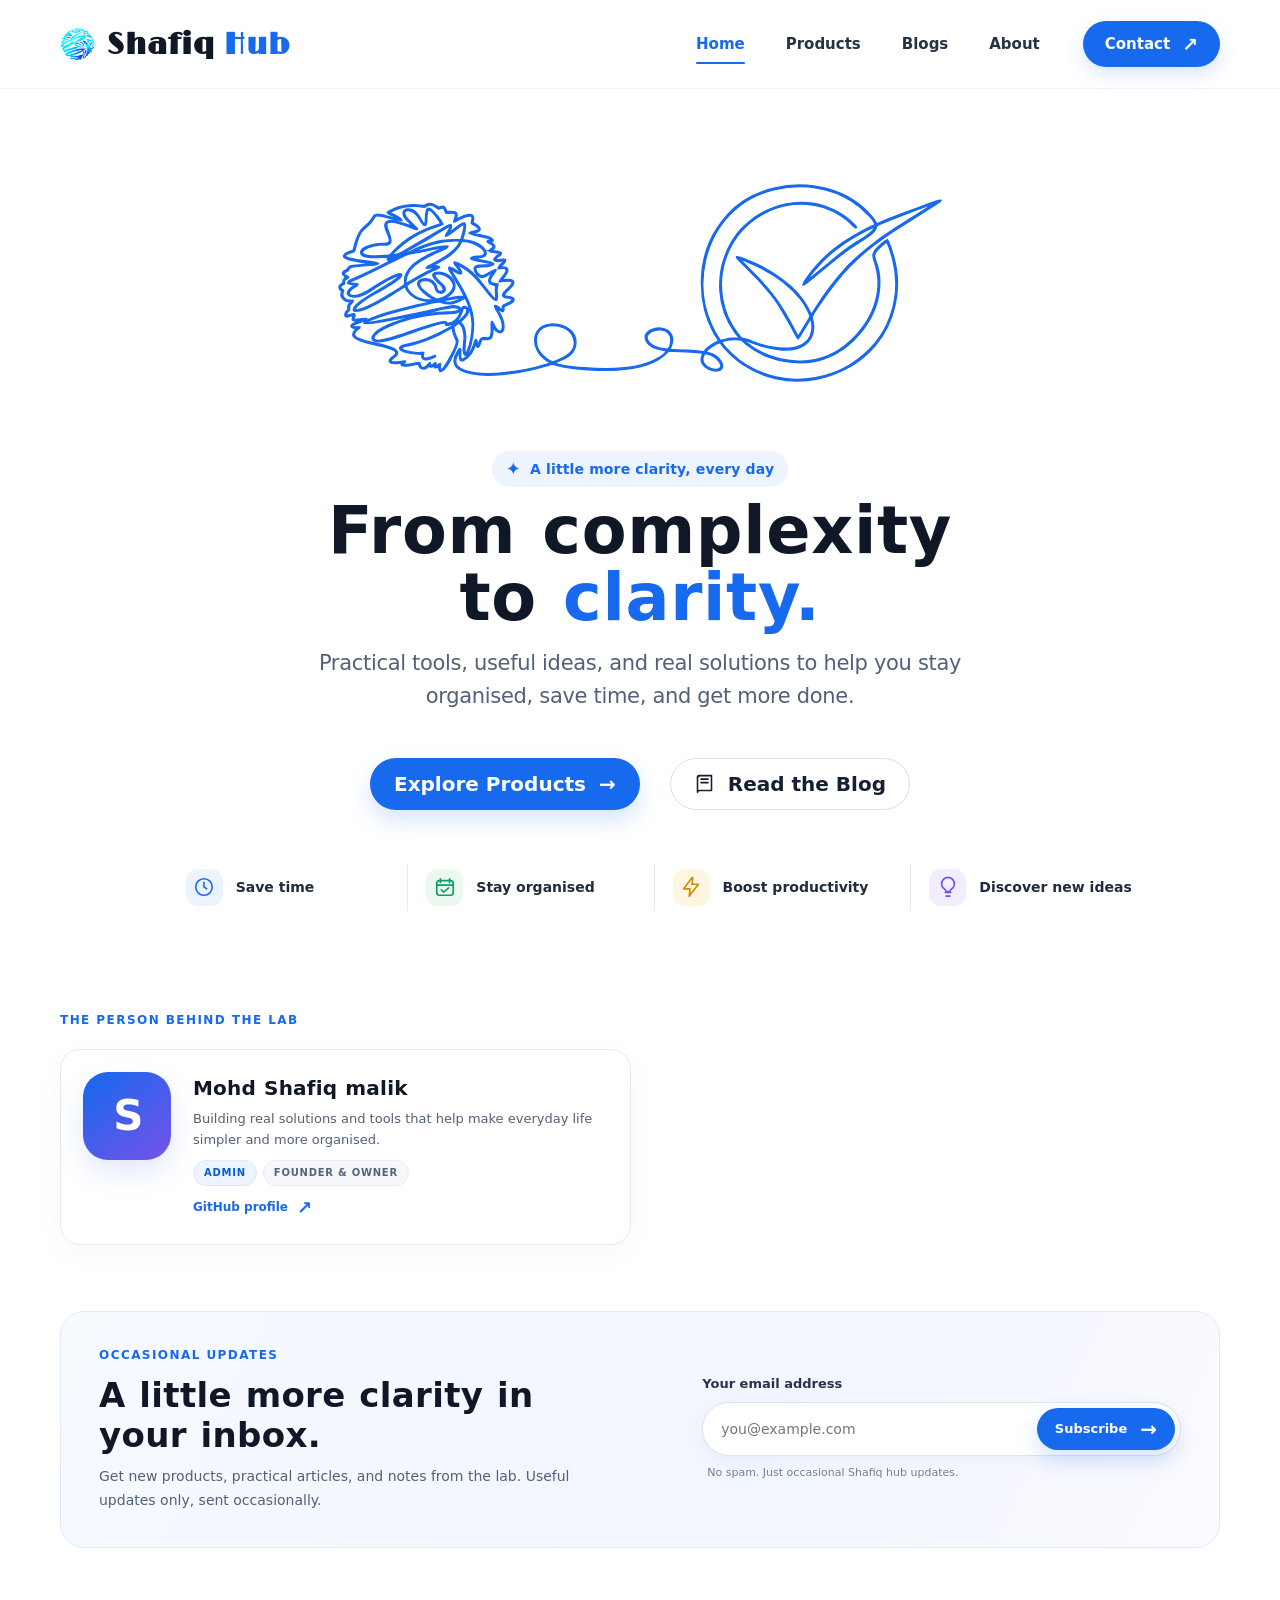
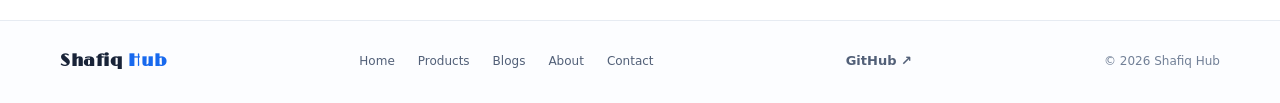
<file: index.html>
<!doctype html>
<html lang="en">

<head>
  <meta charset="utf-8">
  <meta name="viewport" content="width=device-width, initial-scale=1">
  <meta name="theme-color" content="#ffffff">
  <meta name="description"
    content="Practical tools, useful ideas, and real solutions to help you stay organised, save time, and get more done.">
  <title>Shafiq Hub — From complexity to clarity</title>
  <link rel="icon" href="assets/logo.png" type="image/png">
  <link rel="stylesheet" href="styles.css">
  <script src="site-config.js" defer></script>
  <script src="app.js" defer></script>
</head>

<body>
  <a class="skip-link" href="#main-content">Skip to content</a>
  <header class="site-header">
    <div class="container nav-wrap">
      <a class="brand" href="index.html" aria-label="ShafiqHub home">
        <img src="assets/logo.png" alt="" class="brand-mark">
        <span class="brand-name">Shafiq<span> Hub</span></span>
      </a>
      <button class="menu-toggle" type="button" aria-label="Open navigation" aria-expanded="false"
        aria-controls="primary-nav">
        <span></span><span></span><span></span>
      </button>
      <nav class="primary-nav" id="primary-nav" aria-label="Main navigation">
        <a class="active" aria-current="page" href="index.html">Home</a>
        <a href="products.html">Products</a>
        <a href="blogs.html">Blogs</a>
        <a href="about.html">About</a>
        <a class="nav-contact" href="contact.html">Contact <span aria-hidden="true">↗</span></a>
      </nav>
    </div>
  </header>

  <main id="main-content">
    <section class="hero container">
      <div class="hero-art" aria-label="From complexity to clarity">
        <img class="hero-illustration" src="assets/hero-illustration.svg"
          alt="A tangle of overlapping lines flows into a clear blue arrow and check mark">
      </div>

      <div class="hero-copy">
        <div class="eyebrow"><span class="sparkle" aria-hidden="true">✦</span> A little more clarity, every day</div>
        <h1>From complexity<br>to <span>clarity.</span></h1>
        <p class="hero-lead">Practical tools, useful ideas, and real solutions to help you stay organised, save time,
          and get more done.</p>
        <div class="hero-actions">
          <a class="button button-primary" href="products.html">Explore Products <span aria-hidden="true">→</span></a>
          <a class="button button-secondary" href="blogs.html"><svg viewBox="0 0 24 24" aria-hidden="true">
              <path d="M4 5.5A2.5 2.5 0 0 1 6.5 3H20v17H6.5A2.5 2.5 0 0 0 4 22V5.5Z" />
              <path d="M4 5.5A2.5 2.5 0 0 1 6.5 3M8 7h8M8 11h8" />
            </svg>
            Read the Blog</a>
        </div>
      </div>

    </section>



    <section class="benefits container" aria-label="What you can get from ShafiqHub">
      <div class="benefit"><span class="benefit-icon icon-blue"><svg viewBox="0 0 24 24" aria-hidden="true">
            <circle cx="12" cy="12" r="9" />
            <path d="M12 7v5l3 2" />
          </svg></span><span>Save time</span></div>
      <div class="benefit"><span class="benefit-icon icon-green"><svg viewBox="0 0 24 24" aria-hidden="true">
            <rect x="3" y="5" width="18" height="16" rx="3" />
            <path d="M7 3v4M17 3v4M3 10h18M8 15l2.5 2.5L16 13" />
          </svg></span><span>Stay organised</span></div>
      <div class="benefit"><span class="benefit-icon icon-yellow"><svg viewBox="0 0 24 24" aria-hidden="true">
            <path d="m13 2-9 12h7l-1 8 10-13h-7l1-7Z" />
          </svg></span><span>Boost productivity</span></div>
      <div class="benefit"><span class="benefit-icon icon-purple"><svg viewBox="0 0 24 24" aria-hidden="true">
            <path d="M9 18h6M10 22h4M8.5 14.5A7 7 0 1 1 15.5 14.5c-.9.8-1.3 1.6-1.5 2.5h-4c-.2-.9-.6-1.7-1.5-2.5Z" />
          </svg></span><span>Discover new ideas</span></div>
    </section>


    <section class="home-team container" aria-labelledby="home-team-heading">
      <div class="home-section-heading">
        <div>
          <p class="section-kicker">The person behind the lab</p>
          <!-- <h2 id="home-team-heading">A small team, building with purpose.</h2> -->
        </div>

      </div>
      <!-- <p>Meet the people working to turn useful ideas into clearer, more practical experiences.</p> -->

      <div class="home-team-grid">
        <article class="home-team-card">

          <div class="home-team-avatar home-team-avatar-shafiq" aria-hidden="true">S</div>
          <div class="home-team-copy">

            <h3>Mohd Shafiq malik</h3>
            <p>Building real solutions and tools that help make everyday life simpler and more organised.
            </p>
            <div class="home-team-roles">
              <span class="team-role team-role-admin">ADMIN</span>
              <span class="team-role">FOUNDER &amp; OWNER</span>
            </div>
            <a class="text-link" data-github-config="shafiq" href="https://github.com/MdShafiqMalik" target="_blank"
              rel="noopener noreferrer">GitHub profile <span aria-hidden="true">↗</span></a>
          </div>
        </article>
        <!-- 
        <article class="home-team-card">
          <div class="home-team-avatar home-team-avatar-raqib" aria-hidden="true">R</div>
          <div class="home-team-copy">
            <div class="home-team-roles"><span class="team-role">TEAM MEMBER</span></div>
            <h3>Mohd Raqib Malik</h3>
            <p>Part of the Shafiq Hub team, contributing to the shared effort of making useful technology accessible.
            </p>
            <a class="text-link" data-github-config="mohdRaqibMalik" href="#" hidden>GitHub profile <span
                aria-hidden="true">↗</span></a>
          </div>
        </article> -->
      </div>
    </section>

    <section class="subscribe-section container" aria-labelledby="subscribe-heading">
      <div class="subscribe-panel">
        <div class="subscribe-copy">
          <p class="section-kicker">Occasional updates</p>
          <h2 id="subscribe-heading">A little more clarity in your inbox.</h2>
          <p>Get new products, practical articles, and notes from the lab. Useful updates only, sent occasionally.</p>
        </div>
        <form class="subscribe-form" id="subscribe-form">
          <label class="subscribe-label" for="subscribe-email">Your email address</label>
          <div class="subscribe-input-row">
            <input id="subscribe-email" name="email" type="email" placeholder="you@example.com" autocomplete="email"
              required>
            <button class="button button-primary" type="submit">Subscribe <span aria-hidden="true">→</span></button>
          </div>
          <p class="subscribe-feedback" id="subscribe-feedback" role="status" aria-live="polite">No spam. Just
            occasional Shafiq hub updates.</p>
        </form>
      </div>
    </section>
  </main>

  <footer class="site-footer">
    <div class="container footer-inner">
      <a class="footer-brand" href="index.html">Shafiq <span>Hub</span></a>
      <nav class="footer-nav" aria-label="Footer navigation"><a href="index.html">Home</a><a
          href="products.html">Products</a><a href="blogs.html">Blogs</a><a href="about.html">About</a><a
          href="contact.html">Contact</a></nav>
      <a class="footer-github-link" data-github-config="organization" href="#" hidden>GitHub <span
          aria-hidden="true">↗</span></a>
      <span>© <span data-year></span> Shafiq Hub</span>
    </div>
  </footer>
</body>

</html>
</file>
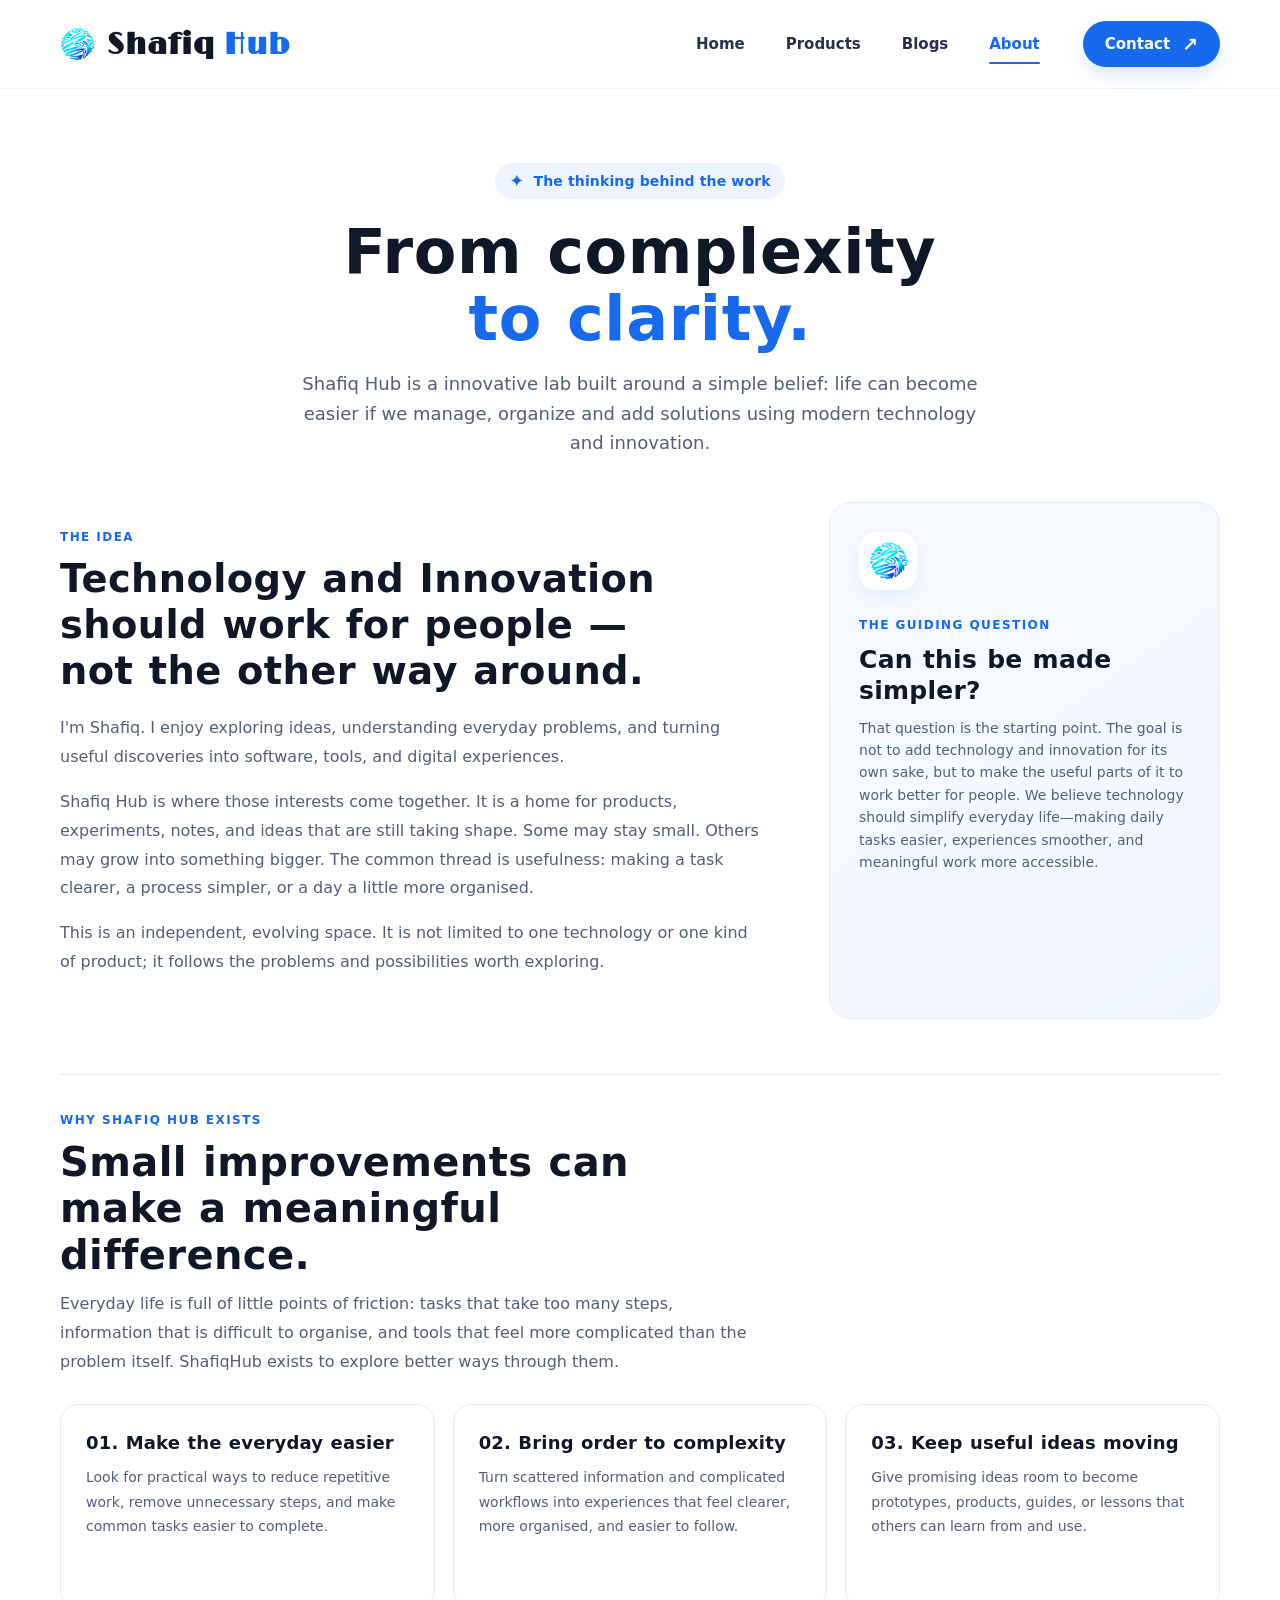
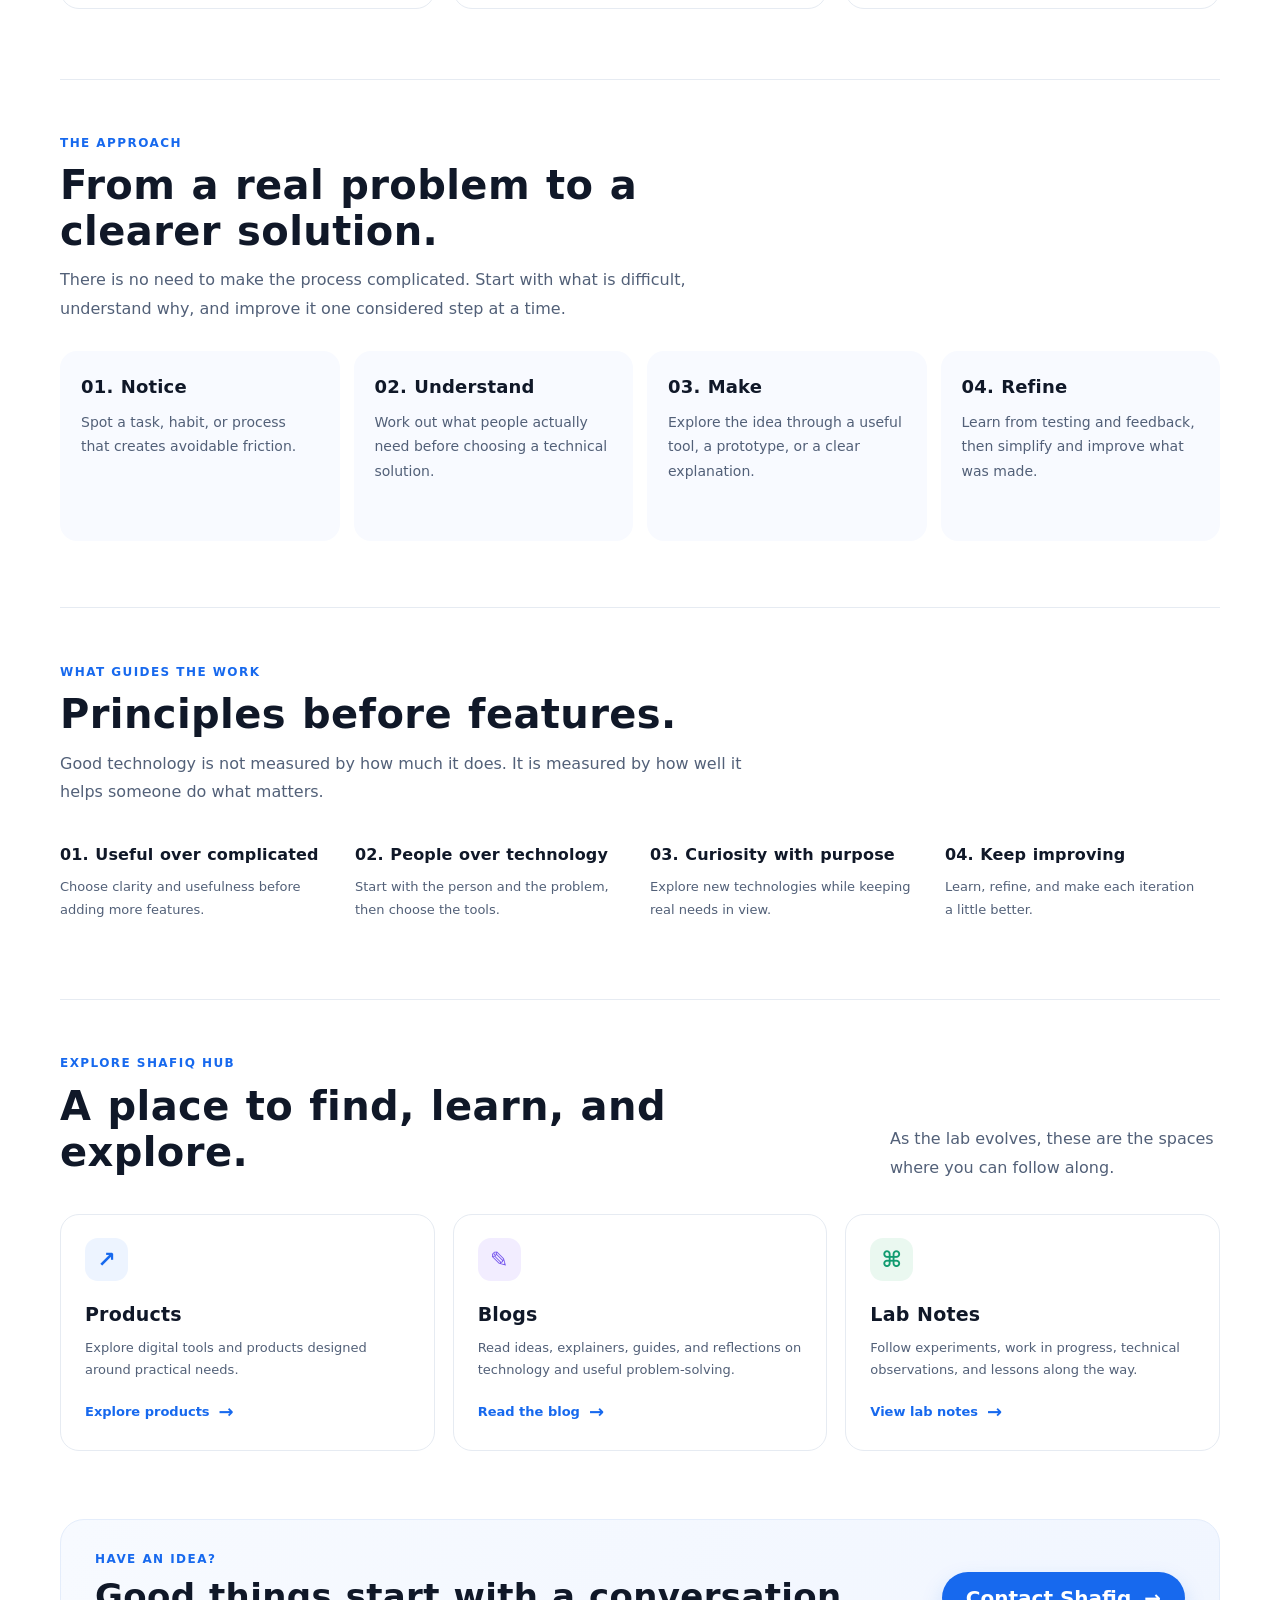
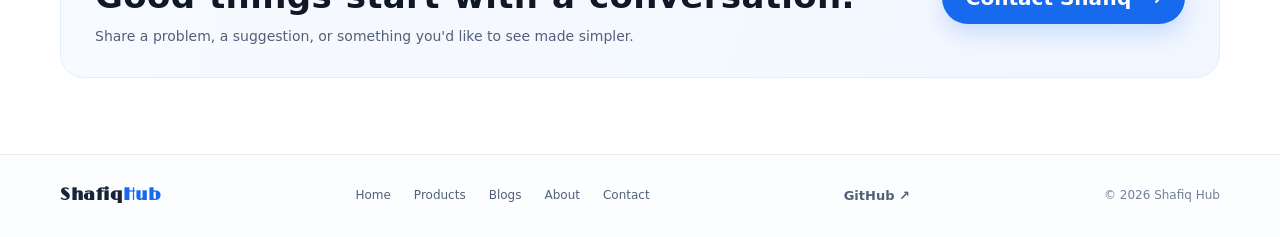
<file: about.html>
<!doctype html>
<html lang="en">

<head>
  <meta charset="utf-8">
  <meta name="viewport" content="width=device-width, initial-scale=1">
  <meta name="description"
    content="Discover the thinking, purpose, values, and people behind ShafiqHub — a personal technology lab focused on making everyday life simpler.">
  <title>About — Shafiq Hub</title>
  <link rel="icon" href="assets/favicon.svg" type="image/svg+xml">
  <link rel="stylesheet" href="styles.css">
  <script src="site-config.js" defer></script>
  <script src="app.js" defer></script>
</head>

<body>
  <a class="skip-link" href="#main-content">Skip to content</a>
  <header class="site-header">
    <div class="container nav-wrap">
      <a class="brand" href="index.html" aria-label="ShafiqHub home">
        <img src="assets/logo.png" alt="" class="brand-mark">
        <span class="brand-name">Shafiq <span>Hub</span></span>
      </a>
      <button class="menu-toggle" type="button" aria-label="Open navigation" aria-expanded="false"
        aria-controls="primary-nav"><span></span><span></span><span></span></button>
      <nav class="primary-nav" id="primary-nav" aria-label="Main navigation">
        <a href="index.html">Home</a><a href="products.html">Products</a><a href="blogs.html">Blogs</a><a class="active"
          aria-current="page" href="about.html">About</a><a class="nav-contact" href="contact.html">Contact <span
            aria-hidden="true">↗</span></a>
      </nav>
    </div>
  </header>

  <main id="main-content">
    <section class="page-hero container">
      <div class="eyebrow"><span class="sparkle">✦</span> The thinking behind the work</div>
      <h1>From complexity <br><span>to clarity.</span></h1>
      <p>Shafiq Hub is a innovative lab built around a simple belief: life can become easier if we manage, organize and
        add solutions using modern technology and innovation.</p>
    </section>

    <section class="container about-layout" aria-labelledby="about-idea-heading">
      <div class="about-main">
        <p class="section-kicker">The idea</p>
        <h2 id="about-idea-heading">Technology and Innovation should work for people — not the other way around.</h2>
        <p>I'm Shafiq. I enjoy exploring ideas, understanding everyday problems, and turning useful discoveries into
          software, tools, and digital experiences.</p>
        <p>Shafiq Hub is where those interests come together. It is a home for products, experiments, notes, and ideas
          that are still taking shape. Some may stay small. Others may grow into something bigger. The common thread is
          usefulness: making a task clearer, a process simpler, or a day a little more organised.</p>
        <p>This is an independent, evolving space. It is not limited to one technology or one kind of product; it
          follows the problems and possibilities worth exploring.</p>
      </div>
      <aside class="about-note">
        <div class="note-mark"><img src="assets/logo.png" alt=""></div>
        <p class="section-kicker">The guiding question</p>
        <h3>Can this be made simpler?</h3>
        <p>That question is the starting point. The goal is not to add technology and innovation for its own sake, but
          to make the
          useful parts of it to work better for people. We believe technology should simplify everyday life—making
          daily tasks easier, experiences smoother, and meaningful work more accessible.</p>
      </aside>
    </section>

    <section class="container about-purpose" aria-labelledby="purpose-heading">
      <div class="about-section-heading">
        <p class="section-kicker">Why Shafiq Hub exists</p>
        <h2 id="purpose-heading">Small improvements can make a meaningful difference.</h2>
        <p>Everyday life is full of little points of friction: tasks that take too many steps, information that is
          difficult to organise, and tools that feel more complicated than the problem itself. ShafiqHub exists to
          explore better ways through them.</p>
      </div>
      <div class="about-purpose-grid">
        <article class="about-purpose-card">
          <h3>01. Make the everyday easier</h3>
          <p>Look for practical ways to reduce repetitive work, remove unnecessary steps, and make common tasks easier
            to complete.</p>
        </article>
        <article class="about-purpose-card">
          <h3>02. Bring order to complexity</h3>
          <p>Turn scattered information and complicated workflows into experiences that feel clearer, more organised,
            and easier to follow.</p>
        </article>
        <article class="about-purpose-card">
          <h3>03. Keep useful ideas moving</h3>
          <p>Give promising ideas room to become prototypes, products, guides, or lessons that others can learn from and
            use.</p>
        </article>
      </div>
    </section>

    <section class="container about-process" aria-labelledby="process-heading">
      <div class="about-section-heading">
        <p class="section-kicker">The approach</p>
        <h2 id="process-heading">From a real problem to a clearer solution.</h2>
        <p>There is no need to make the process complicated. Start with what is difficult, understand why, and improve
          it one considered step at a time.</p>
      </div>
      <ol class="about-process-grid">
        <li class="about-step-card">
          <h3>01. Notice</h3>
          <p>Spot a task, habit, or process that creates avoidable friction.</p>
        </li>
        <li class="about-step-card">
          <h3>02. Understand</h3>
          <p>Work out what people actually need before choosing a technical solution.</p>
        </li>
        <li class="about-step-card">
          <h3>03. Make</h3>
          <p>Explore the idea through a useful tool, a prototype, or a clear explanation.</p>
        </li>
        <li class="about-step-card">
          <h3>04. Refine</h3>
          <p>Learn from testing and feedback, then simplify and improve what was made.</p>
        </li>
      </ol>
    </section>


    <section class="container about-values" aria-labelledby="values-heading">
      <div class="about-section-heading">
        <p class="section-kicker">What guides the work</p>
        <h2 id="values-heading">Principles before features.</h2>
        <p>Good technology is not measured by how much it does. It is measured by how well it helps someone do what
          matters.</p>
      </div>


      <div class="about-value-grid">
        <article class="about-value-card">
          <h3>01. Useful over complicated</h3>
          <p>Choose clarity and usefulness before adding more features.</p>
        </article>
        <article class="about-value-card">
          <h3>02. People over technology</h3>
          <p>Start with the person and the problem, then choose the tools.</p>
        </article>
        <article class="about-value-card">
          <h3>03. Curiosity with purpose</h3>
          <p>Explore new technologies while keeping real needs in view.</p>
        </article>
        <article class="about-value-card">
          <h3>04. Keep improving</h3>
          <p>Learn, refine, and make each iteration a little better.</p>
        </article>
      </div>
    </section>

    <section class="container about-discover" aria-labelledby="discover-heading">
      <div class="about-section-heading about-section-heading-row">
        <div>
          <p class="section-kicker">Explore Shafiq Hub</p>
          <h2 id="discover-heading">A place to find, learn, and explore.</h2>
        </div>
        <p>As the lab evolves, these are the spaces where you can follow along.</p>
      </div>
      <div class="about-discover-grid">
        <a class="about-discover-card" href="products.html">
          <span class="about-discover-icon about-discover-blue" aria-hidden="true">↗</span>
          <h3>Products</h3>
          <p>Explore digital tools and products designed around practical needs.</p>
          <span class="text-link">Explore products <span aria-hidden="true">→</span></span>
        </a>
        <a class="about-discover-card" href="blogs.html">
          <span class="about-discover-icon about-discover-violet" aria-hidden="true">✎</span>
          <h3>Blogs</h3>
          <p>Read ideas, explainers, guides, and reflections on technology and useful problem-solving.</p>
          <span class="text-link">Read the blog <span aria-hidden="true">→</span></span>
        </a>
        <a class="about-discover-card" href="lab-notes.html">
          <span class="about-discover-icon about-discover-green" aria-hidden="true">⌘</span>
          <h3>Lab Notes</h3>
          <p>Follow experiments, work in progress, technical observations, and lessons along the way.</p>
          <span class="text-link">View lab notes <span aria-hidden="true">→</span></span>
        </a>
      </div>
    </section>




    <section class="soft-cta container">
      <div>
        <p class="section-kicker">Have an idea?</p>
        <h2>Good things start with a conversation.</h2>
        <p>Share a problem, a suggestion, or something you'd like to see made simpler.</p>
      </div>
      <a class="button button-primary" href="contact.html">Contact Shafiq <span>→</span></a>
    </section>
  </main>

  <footer class="site-footer">
    <div class="container footer-inner">
      <a class="footer-brand" href="index.html">Shafiq<span>Hub</span></a>
      <nav class="footer-nav" aria-label="Footer navigation"><a href="index.html">Home</a><a
          href="products.html">Products</a><a href="blogs.html">Blogs</a><a href="about.html">About</a><a
          href="contact.html">Contact</a>
      </nav>
      <a class="footer-github-link" data-github-config="organization" href="#" hidden>GitHub <span
          aria-hidden="true">↗</span></a>
      <span>© <span data-year></span> Shafiq Hub</span>
    </div>
  </footer>
</body>

</html>
</file>
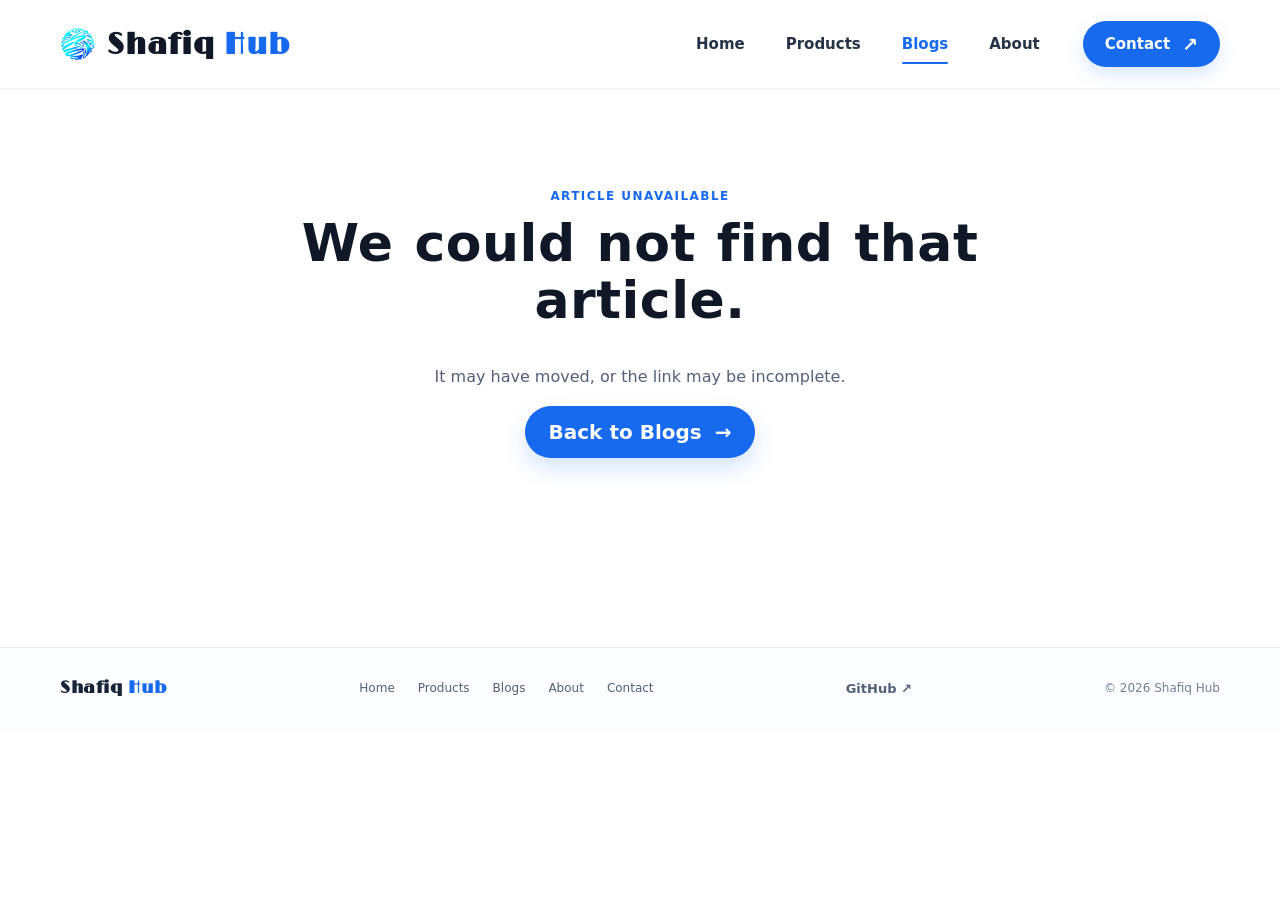
<file: article.html>
<!doctype html>
<html lang="en">

<head>
  <meta charset="utf-8">
  <meta name="viewport" content="width=device-width, initial-scale=1">
  <meta name="description" content="Practical ideas and notes from ShafiqHub.">
  <meta name="theme-color" content="#ffffff">
  <title>Article — Shafiq Hub</title>
  <link rel="icon" href="assets/favicon.svg" type="image/svg+xml">
  <link rel="stylesheet" href="styles.css">
  <script src="site-config.js" defer></script>
  <script src="app.js" defer></script>
</head>

<body>
  <a class="skip-link" href="#main-content">Skip to content</a>
  <header class="site-header">
    <div class="container nav-wrap">
      <a class="brand" href="index.html" aria-label="ShafiqHub home">
        <img src="assets/logo.png" alt="" class="brand-mark">
        <span class="brand-name">Shafiq<span> Hub</span></span>
      </a>
      <button class="menu-toggle" type="button" aria-label="Open navigation" aria-expanded="false"
        aria-controls="primary-nav"><span></span><span></span><span></span></button>
      <nav class="primary-nav" id="primary-nav" aria-label="Main navigation">
        <a href="index.html">Home</a><a href="products.html">Products</a><a class="active" aria-current="page"
          href="blogs.html">Blogs</a><a href="about.html">About</a><a class="nav-contact" href="contact.html">Contact
          <span aria-hidden="true">↗</span></a>
      </nav>
    </div>
  </header>
  <main id="main-content" class="container article-page">
    <div id="article-content" aria-live="polite">
      <p class="section-kicker">Loading article</p>
      <h1>From complexity to clarity.</h1>
    </div>
  </main>
  <footer class="site-footer">
    <div class="container footer-inner"><a class="footer-brand" href="index.html">Shafiq <span>Hub</span></a>
      <nav class="footer-nav" aria-label="Footer navigation"><a href="index.html">Home</a><a
          href="products.html">Products</a><a href="blogs.html">Blogs</a><a href="about.html">About</a><a
          href="contact.html">Contact</a></nav><a class="footer-github-link" data-github-config="organization" href="#"
        hidden>GitHub <span aria-hidden="true">↗</span></a><span>© <span data-year></span> Shafiq Hub</span>
    </div>
  </footer>
</body>

</html>
</file>
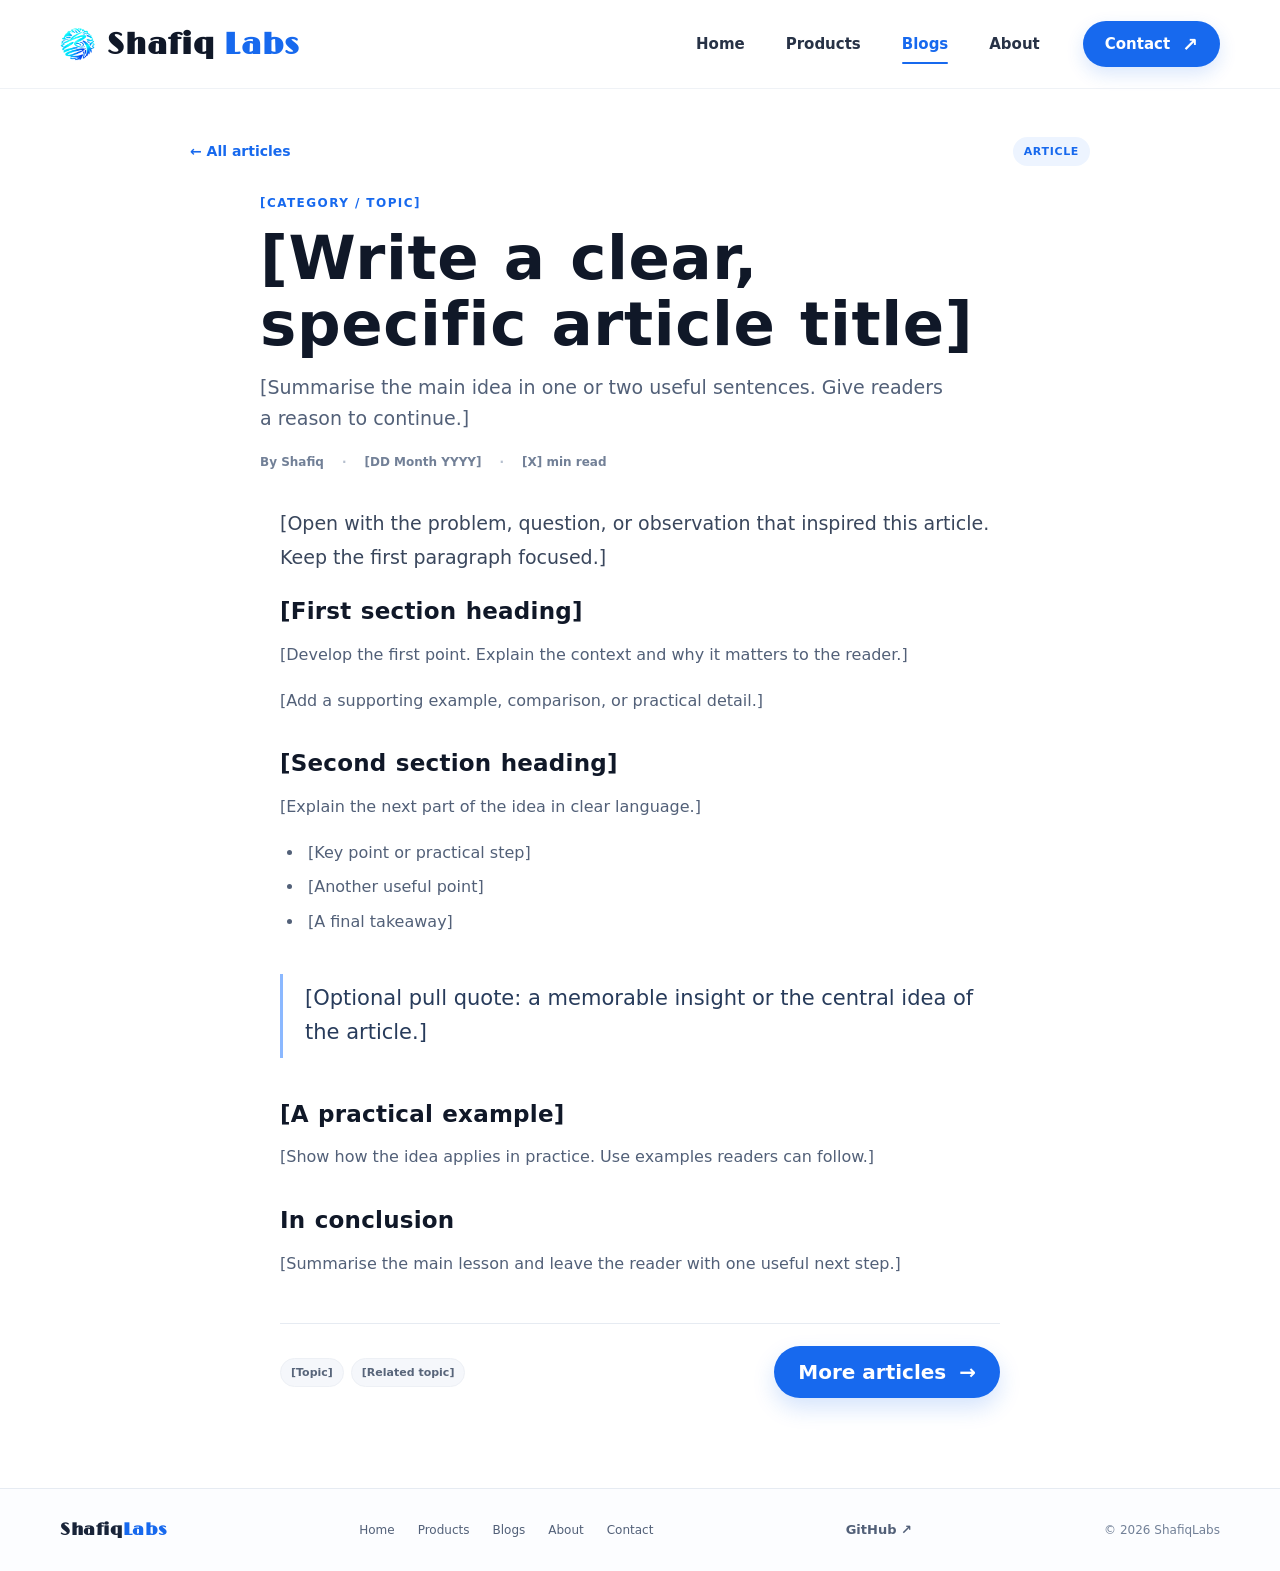
<file: blog-post-template.html>
<!doctype html>
<html lang="en">

<head>
  <meta charset="utf-8">
  <meta name="viewport" content="width=device-width, initial-scale=1">
  <!-- WRITER: Replace the title, description, and social preview details before publishing. -->
  <meta name="description" content="[Write a one- or two-sentence summary of this article.]">
  <meta name="theme-color" content="#ffffff">
  <meta name="robots" content="noindex, nofollow">
  <title>[Article title] — Shafiq Labs</title>
  <link rel="icon" href="assets/favicon.svg" type="image/svg+xml">
  <link rel="stylesheet" href="styles.css">
  <script src="site-config.js" defer></script>
  <script src="app.js" defer></script>
</head>

<body>
  <!-- WRITER: Save a copy in the website root, for example: my-article.html. -->
  <a class="skip-link" href="#main-content">Skip to content</a>
  <header class="site-header">
    <div class="container nav-wrap">
      <a class="brand" href="index.html" aria-label="ShafiqLabs home"><img src="assets/logo.png" alt=""
          class="brand-mark"><span class="brand-name">Shafiq <span>Labs</span></span></a>
      <button class="menu-toggle" type="button" aria-label="Open navigation" aria-expanded="false"
        aria-controls="primary-nav"><span></span><span></span><span></span></button>
      <nav class="primary-nav" id="primary-nav" aria-label="Main navigation"><a href="index.html">Home</a><a
          href="products.html">Products</a><a class="active" href="blogs.html">Blogs</a><a href="about.html">About</a><a
          class="nav-contact" href="contact.html">Contact <span aria-hidden="true">↗</span></a></nav>
    </div>
  </header>
  <main id="main-content" class="container writing-page">
    <article>
      <div class="article-top"><a class="back-link" href="blogs.html">← All articles</a><span
          class="content-type-label">Article</span></div>
      <header class="writing-heading">
        <p class="section-kicker">[CATEGORY / TOPIC]</p>
        <h1>[Write a clear, specific article title]</h1>
        <p class="writing-deck">[Summarise the main idea in one or two useful sentences. Give readers a reason to
          continue.]</p>
        <div class="author-meta"><span>By Shafiq</span><span>[DD Month YYYY]</span><span>[X] min read</span></div>
      </header>

      <!-- Optional cover image: uncomment, add an image under assets/, and write useful alt text.
      <figure class="writing-cover"><img src="assets/article-cover.jpg" alt="[Describe the image]"><figcaption>[Optional caption or source.]</figcaption></figure>
      -->

      <div class="article-body writing-body">
        <p class="writing-lead">[Open with the problem, question, or observation that inspired this article. Keep the
          first paragraph focused.]</p>

        <section>
          <h2>[First section heading]</h2>
          <p>[Develop the first point. Explain the context and why it matters to the reader.]</p>
          <p>[Add a supporting example, comparison, or practical detail.]</p>
        </section>

        <section>
          <h2>[Second section heading]</h2>
          <p>[Explain the next part of the idea in clear language.]</p>
          <ul>
            <li>[Key point or practical step]</li>
            <li>[Another useful point]</li>
            <li>[A final takeaway]</li>
          </ul>
        </section>

        <blockquote class="writing-quote">[Optional pull quote: a memorable insight or the central idea of the article.]
        </blockquote>

        <section>
          <h2>[A practical example]</h2>
          <p>[Show how the idea applies in practice. Use examples readers can follow.]</p>
        </section>

        <section>
          <h2>In conclusion</h2>
          <p>[Summarise the main lesson and leave the reader with one useful next step.]</p>
        </section>
      </div>

      <footer class="writing-footer">
        <div class="writing-tags"><span>[Topic]</span><span>[Related topic]</span></div>
        <a class="button button-primary" href="blogs.html">More articles <span aria-hidden="true">→</span></a>
      </footer>
    </article>
  </main>
  <footer class="site-footer">
    <div class="container footer-inner"><a class="footer-brand" href="index.html">Shafiq<span>Labs</span></a>
      <nav class="footer-nav" aria-label="Footer navigation"><a href="index.html">Home</a><a
          href="products.html">Products</a><a href="blogs.html">Blogs</a><a href="about.html">About</a><a
          href="contact.html">Contact</a></nav><a class="footer-github-link" data-github-config="organization" href="#"
        hidden>GitHub <span aria-hidden="true">↗</span></a><span>© <span data-year></span> ShafiqLabs</span>
    </div>
  </footer>
</body>

</html>
</file>
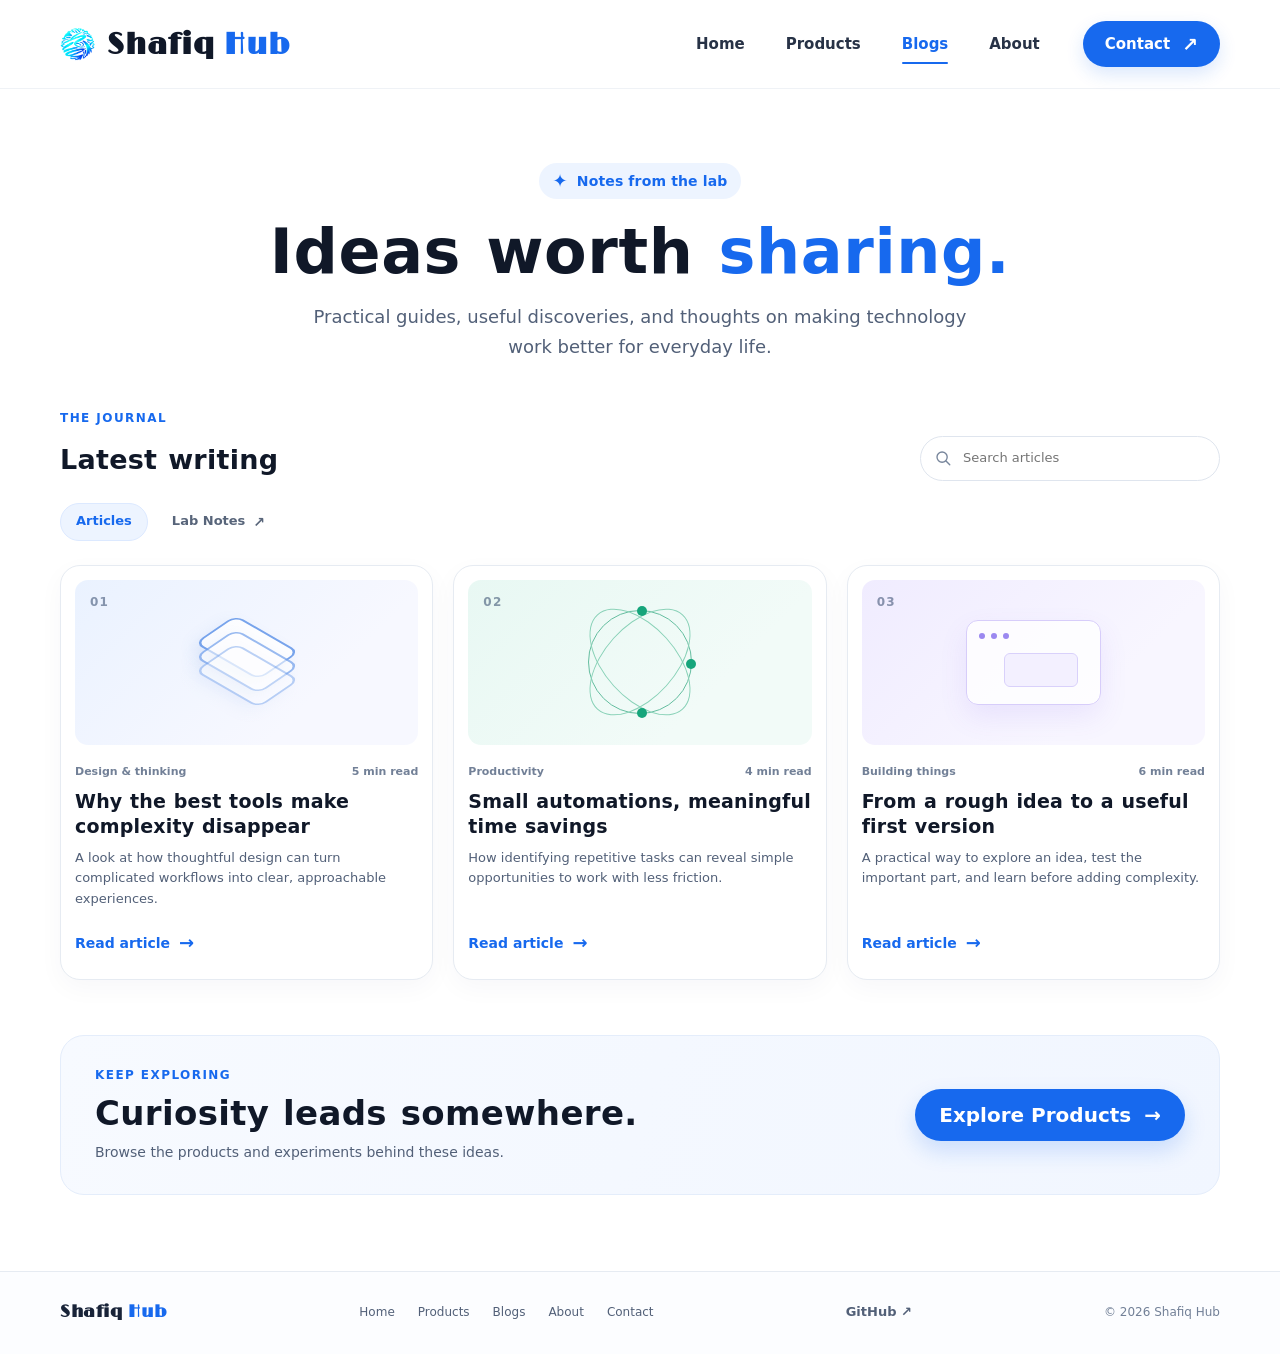
<file: blogs.html>
<!doctype html>
<html lang="en">

<head>
  <meta charset="utf-8">
  <meta name="viewport" content="width=device-width, initial-scale=1">
  <meta name="description" content="Notes, guides, ideas, and practical perspectives from ShafiqHub.">
  <title>Blogs — Shafiq Hub</title>
  <link rel="icon" href="assets/favicon.svg" type="image/svg+xml">
  <link rel="stylesheet" href="styles.css">
  <script src="site-config.js" defer></script>
  <script src="app.js" defer></script>
</head>

<body>
  <a class="skip-link" href="#main-content">Skip to content</a>
  <header class="site-header">
    <div class="container nav-wrap">
      <a class="brand" href="index.html" aria-label="ShafiqHub home"><img src="assets/logo.png" alt=""
          class="brand-mark"><span class="brand-name">Shafiq <span>Hub</span></span></a>
      <button class="menu-toggle" type="button" aria-label="Open navigation" aria-expanded="false"
        aria-controls="primary-nav"><span></span><span></span><span></span></button>
      <nav class="primary-nav" id="primary-nav" aria-label="Main navigation"><a href="index.html">Home</a><a
          href="products.html">Products</a><a class="active" aria-current="page" href="blogs.html">Blogs</a><a
          href="about.html">About</a><a class="nav-contact" href="contact.html">Contact <span
            aria-hidden="true">↗</span></a></nav>
    </div>
  </header>
  <main id="main-content">
    <section class="page-hero container">
      <div class="eyebrow"><span class="sparkle">✦</span> Notes from the lab</div>
      <h1>Ideas worth <span>sharing.</span></h1>
      <p>Practical guides, useful discoveries, and thoughts on making technology work better for everyday life.</p>
    </section>
    <section class="container blog-toolbar">
      <div>
        <p class="section-kicker">The journal</p>
        <h2>Latest writing</h2>
      </div><label class="search-box"><svg viewBox="0 0 24 24" aria-hidden="true">
          <circle cx="10.8" cy="10.8" r="6.8" />
          <path d="m16 16 5 5" />
        </svg><input type="search" id="blog-search" placeholder="Search articles" aria-label="Search articles"></label>
    </section>
    <nav class="journal-tabs container" aria-label="Writing sections"><a class="active" aria-current="page"
        href="blogs.html">Articles</a><a href="lab-notes.html">Lab Notes <span aria-hidden="true">↗</span></a></nav>
    <section class="container blog-grid" id="blog-grid">
      <article class="blog-card" data-search="simplicity design digital products everyday problems">
        <div class="blog-art art-simplicity"><span>01</span>
          <div class="mini-stack"><i></i><i></i><i></i></div>
        </div>
        <div class="blog-meta"><span>Design & thinking</span><span>5 min read</span></div>
        <h2>Why the best tools make complexity disappear</h2>
        <p>A look at how thoughtful design can turn complicated workflows into clear, approachable experiences.</p><a
          class="text-link" href="article.html?post=simple-tools">Read article <span>→</span></a>
      </article>
      <article class="blog-card" data-search="automation productivity time repetitive tasks workflow">
        <div class="blog-art art-automation"><span>02</span>
          <div class="mini-orbit"><b></b><b></b><b></b></div>
        </div>
        <div class="blog-meta"><span>Productivity</span><span>4 min read</span></div>
        <h2>Small automations, meaningful time savings</h2>
        <p>How identifying repetitive tasks can reveal simple opportunities to work with less friction.</p><a
          class="text-link" href="article.html?post=small-automations">Read article <span>→</span></a>
      </article>
      <article class="blog-card" data-search="building software prototypes experiments ideas development">
        <div class="blog-art art-building"><span>03</span>
          <div class="mini-window"><i></i><i></i><i></i><em></em></div>
        </div>
        <div class="blog-meta"><span>Building things</span><span>6 min read</span></div>
        <h2>From a rough idea to a useful first version</h2>
        <p>A practical way to explore an idea, test the important part, and learn before adding complexity.</p><a
          class="text-link" href="article.html?post=first-version">Read article <span>→</span></a>
      </article>
    </section>
    <p class="container empty-search" id="empty-search" hidden>No articles match that search. Try another keyword.</p>
    <section class="soft-cta container">
      <div>
        <p class="section-kicker">Keep exploring</p>
        <h2>Curiosity leads somewhere.</h2>
        <p>Browse the products and experiments behind these ideas.</p>
      </div><a class="button button-primary" href="products.html">Explore Products <span>→</span></a>
    </section>
  </main>
  <footer class="site-footer">
    <div class="container footer-inner"><a class="footer-brand" href="index.html">Shafiq <span>Hub</span></a>
      <nav class="footer-nav" aria-label="Footer navigation"><a href="index.html">Home</a><a
          href="products.html">Products</a><a href="blogs.html">Blogs</a><a href="about.html">About</a><a
          href="contact.html">Contact</a></nav><a class="footer-github-link" data-github-config="organization" href="#"
        hidden>GitHub <span aria-hidden="true">↗</span></a><span>© <span data-year></span> Shafiq Hub</span>
    </div>
  </footer>
</body>

</html>
</file>
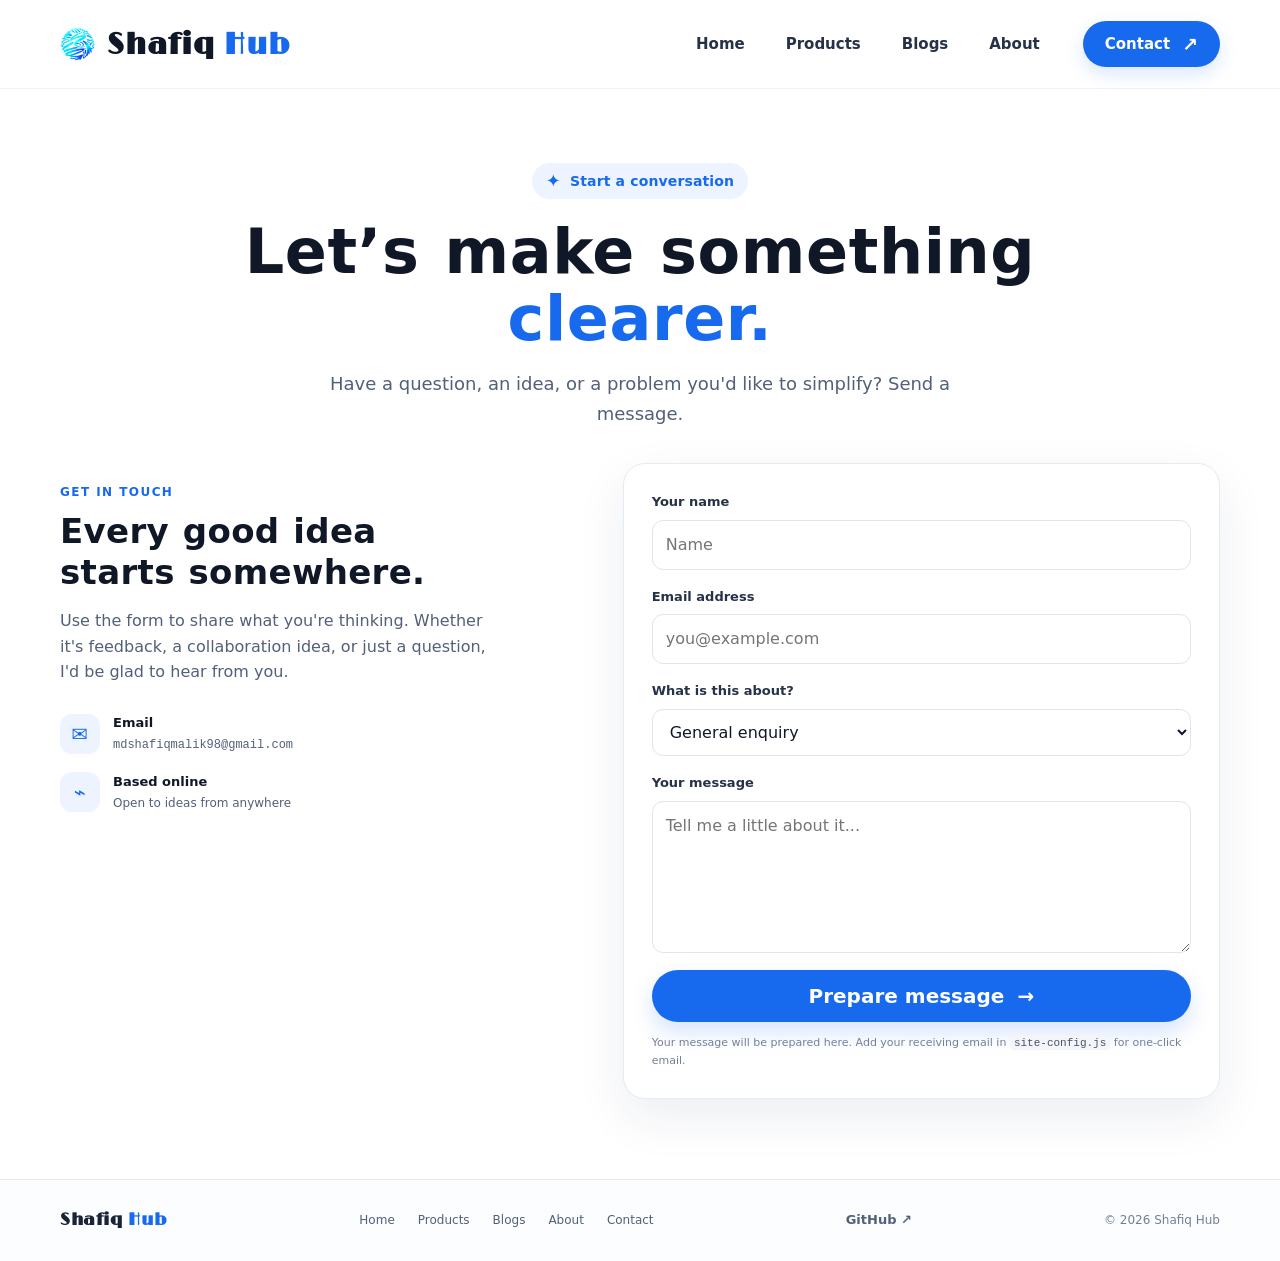
<file: contact.html>
<!doctype html>
<html lang="en">

<head>
  <meta charset="utf-8">
  <meta name="viewport" content="width=device-width, initial-scale=1">
  <meta name="description"
    content="Get in touch with ShafiqHub to share an idea, ask a question, or start a conversation.">
  <title>Contact — Shafiq Hub</title>
  <link rel="icon" href="assets/favicon.svg" type="image/svg+xml">
  <link rel="stylesheet" href="styles.css">
  <script src="site-config.js" defer></script>
  <script src="app.js" defer></script>
</head>

<body>
  <a class="skip-link" href="#main-content">Skip to content</a>
  <header class="site-header">
    <div class="container nav-wrap">
      <a class="brand" href="index.html" aria-label="ShafiqHub home"><img src="assets/logo.png" alt=""
          class="brand-mark"><span class="brand-name">Shafiq <span>Hub</span></span></a>
      <button class="menu-toggle" type="button" aria-label="Open navigation" aria-expanded="false"
        aria-controls="primary-nav"><span></span><span></span><span></span></button>
      <nav class="primary-nav" id="primary-nav" aria-label="Main navigation"><a href="index.html">Home</a><a
          href="products.html">Products</a><a href="blogs.html">Blogs</a><a href="about.html">About</a><a
          class="nav-contact active" aria-current="page" href="contact.html">Contact <span
            aria-hidden="true">↗</span></a></nav>
    </div>
  </header>
  <main id="main-content">
    <section class="page-hero container contact-intro">
      <div class="eyebrow"><span class="sparkle">✦</span> Start a conversation</div>
      <h1>Let’s make something <span>clearer.</span></h1>
      <p>Have a question, an idea, or a problem you'd like to simplify? Send a message.</p>
    </section>
    <section class="container contact-layout">
      <div class="contact-aside">
        <p class="section-kicker">Get in touch</p>
        <h2>Every good idea starts somewhere.</h2>
        <p>Use the form to share what you're thinking. Whether it's feedback, a collaboration idea, or just a question,
          I'd be glad to hear from you.</p>
        <div class="contact-detail"><span class="detail-icon">✉</span>
          <div><strong>Email</strong><span><code>mdshafiqmalik98@gmail.com</code></span></div>
        </div>
        <div class="contact-detail"><span class="detail-icon">⌁</span>
          <div><strong>Based online</strong><span>Open to ideas from anywhere</span></div>
        </div>
      </div>
      <form class="contact-form" id="contact-form">
        <input type="hidden" name="product" id="related-product" value="">
        <div class="form-row"><label for="name">Your name</label><input id="name" name="name" autocomplete="name"
            placeholder="Name" required></div>
        <div class="form-row"><label for="email">Email address</label><input id="email" name="email" type="email"
            autocomplete="email" placeholder="you@example.com" required></div>
        <div class="form-row"><label for="subject">What is this about?</label><select id="subject" name="subject">
            <option value="General enquiry">General enquiry</option>
            <option value="Product enquiry">Product enquiry</option>
            <option value="Blog enquiry">Blog enquiry</option>
            <option value="Product feedback">Product feedback</option>
            <option value="Collaboration">Collaboration</option>
            <option value="A new idea">A new idea</option>
            <option value="Something else">Something else</option>
          </select></div>
        <div class="form-row"><label for="message">Your message</label><textarea id="message" name="message" rows="5"
            placeholder="Tell me a little about it..." required></textarea></div>
        <button class="button button-primary submit-button" type="submit">Prepare message <span
            aria-hidden="true">→</span></button>
        <p class="form-hint" id="form-hint" role="status" aria-live="polite">Your message will be prepared here. Add
          your receiving email in <code>site-config.js</code> for one-click email.</p>
        <div class="message-output" id="message-output" hidden><label for="prepared-message">Your prepared
            message</label><textarea id="prepared-message" rows="8" readonly></textarea><button
            class="button button-secondary copy-message" type="button" id="copy-message">Copy message</button></div>
      </form>
    </section>
  </main>
  <footer class="site-footer">
    <div class="container footer-inner"><a class="footer-brand" href="index.html">Shafiq <span>Hub</span></a>
      <nav class="footer-nav" aria-label="Footer navigation"><a href="index.html">Home</a><a
          href="products.html">Products</a><a href="blogs.html">Blogs</a><a href="about.html">About</a><a
          href="contact.html">Contact</a></nav><a class="footer-github-link" data-github-config="organization" href="#"
        hidden>GitHub <span aria-hidden="true">↗</span></a><span>© <span data-year></span> Shafiq Hub</span>
    </div>
  </footer>
</body>

</html>
</file>
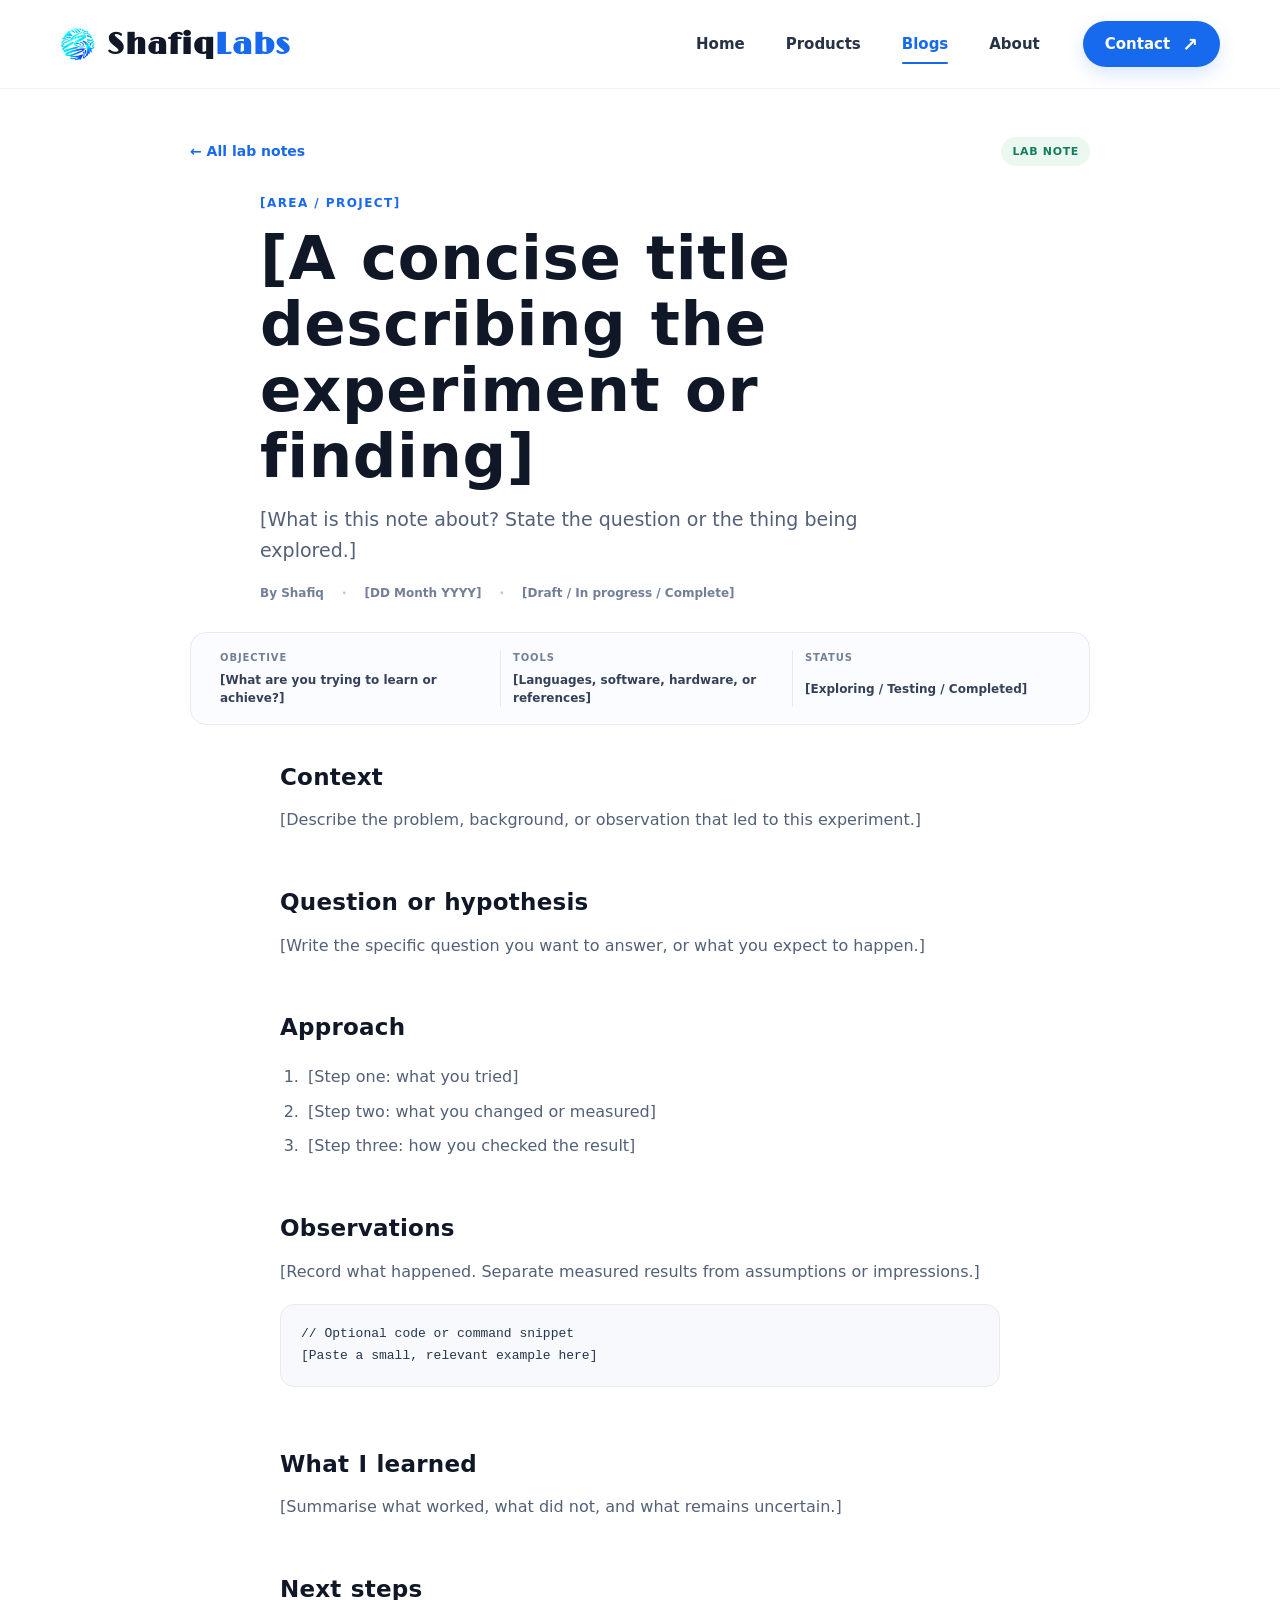
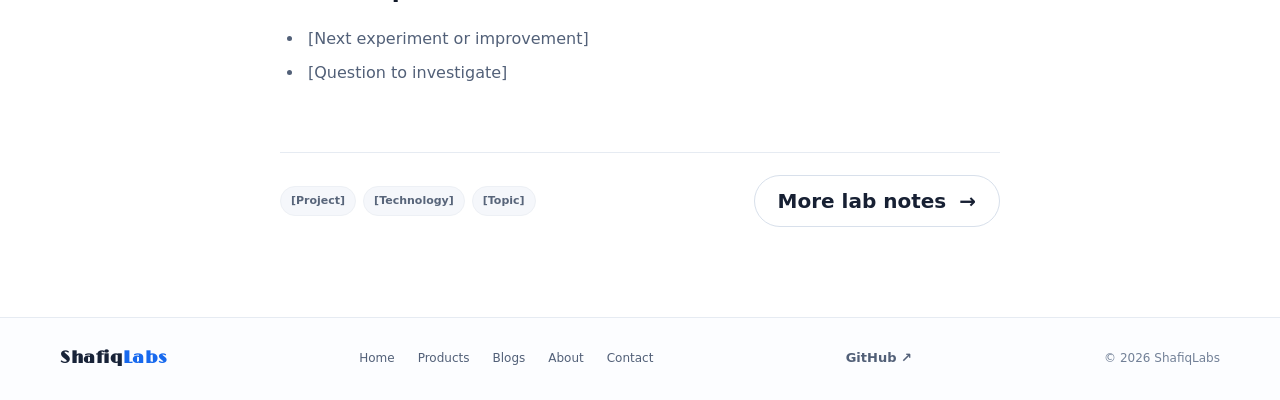
<file: lab-note-template.html>
<!doctype html>
<html lang="en">

<head>
  <meta charset="utf-8">
  <meta name="viewport" content="width=device-width, initial-scale=1">
  <!-- WRITER: Replace the title and description. Remove noindex when publishing. -->
  <meta name="description" content="[A short summary of this lab note.]">
  <meta name="theme-color" content="#ffffff">
  <meta name="robots" content="noindex, nofollow">
  <title>[Lab note title] — Shafiq Labs</title>
  <link rel="icon" href="assets/favicon.svg" type="image/svg+xml">
  <link rel="stylesheet" href="styles.css">
  <script src="site-config.js" defer></script>
  <script src="app.js" defer></script>
</head>

<body>
  <!-- WRITER: Save a copy in the website root, e.g. note-local-search.html. -->
  <a class="skip-link" href="#main-content">Skip to content</a>
  <header class="site-header">
    <div class="container nav-wrap">
      <a class="brand" href="index.html" aria-label="ShafiqLabs home"><img src="assets/logo.png" alt=""
          class="brand-mark"><span class="brand-name">Shafiq<span>Labs</span></span></a>
      <button class="menu-toggle" type="button" aria-label="Open navigation" aria-expanded="false"
        aria-controls="primary-nav"><span></span><span></span><span></span></button>
      <nav class="primary-nav" id="primary-nav" aria-label="Main navigation"><a href="index.html">Home</a><a
          href="products.html">Products</a><a class="active" href="blogs.html">Blogs</a><a href="about.html">About</a><a
          class="nav-contact" href="contact.html">Contact <span aria-hidden="true">↗</span></a></nav>
    </div>
  </header>
  <main id="main-content" class="container writing-page lab-note-page">
    <article>
      <div class="article-top"><a class="back-link" href="lab-notes.html">← All lab notes</a><span
          class="content-type-label content-type-note">Lab note</span></div>
      <header class="writing-heading">
        <p class="section-kicker">[AREA / PROJECT]</p>
        <h1>[A concise title describing the experiment or finding]</h1>
        <p class="writing-deck">[What is this note about? State the question or the thing being explored.]</p>
        <div class="author-meta"><span>By Shafiq</span><span>[DD Month YYYY]</span><span>[Draft / In progress /
            Complete]</span></div>
      </header>

      <div class="note-facts">
        <div><span>Objective</span><strong>[What are you trying to learn or achieve?]</strong></div>
        <div><span>Tools</span><strong>[Languages, software, hardware, or references]</strong></div>
        <div><span>Status</span><strong>[Exploring / Testing / Completed]</strong></div>
      </div>

      <div class="article-body writing-body">
        <section>
          <h2>Context</h2>
          <p>[Describe the problem, background, or observation that led to this experiment.]</p>
        </section>
        <section>
          <h2>Question or hypothesis</h2>
          <p>[Write the specific question you want to answer, or what you expect to happen.]</p>
        </section>
        <section>
          <h2>Approach</h2>
          <ol>
            <li>[Step one: what you tried]</li>
            <li>[Step two: what you changed or measured]</li>
            <li>[Step three: how you checked the result]</li>
          </ol>
        </section>
        <section>
          <h2>Observations</h2>
          <p>[Record what happened. Separate measured results from assumptions or impressions.]</p>
          <pre><code>// Optional code or command snippet
[Paste a small, relevant example here]</code></pre>
        </section>
        <section>
          <h2>What I learned</h2>
          <p>[Summarise what worked, what did not, and what remains uncertain.]</p>
        </section>
        <section>
          <h2>Next steps</h2>
          <ul>
            <li>[Next experiment or improvement]</li>
            <li>[Question to investigate]</li>
          </ul>
        </section>
      </div>

      <footer class="writing-footer">
        <div class="writing-tags"><span>[Project]</span><span>[Technology]</span><span>[Topic]</span></div><a
          class="button button-secondary" href="lab-notes.html">More lab notes <span aria-hidden="true">→</span></a>
      </footer>
    </article>
  </main>
  <footer class="site-footer">
    <div class="container footer-inner"><a class="footer-brand" href="index.html">Shafiq<span>Labs</span></a>
      <nav class="footer-nav" aria-label="Footer navigation"><a href="index.html">Home</a><a
          href="products.html">Products</a><a href="blogs.html">Blogs</a><a href="about.html">About</a><a
          href="contact.html">Contact</a></nav><a class="footer-github-link" data-github-config="organization" href="#"
        hidden>GitHub <span aria-hidden="true">↗</span></a><span>© <span data-year></span> ShafiqLabs</span>
    </div>
  </footer>
</body>

</html>
</file>
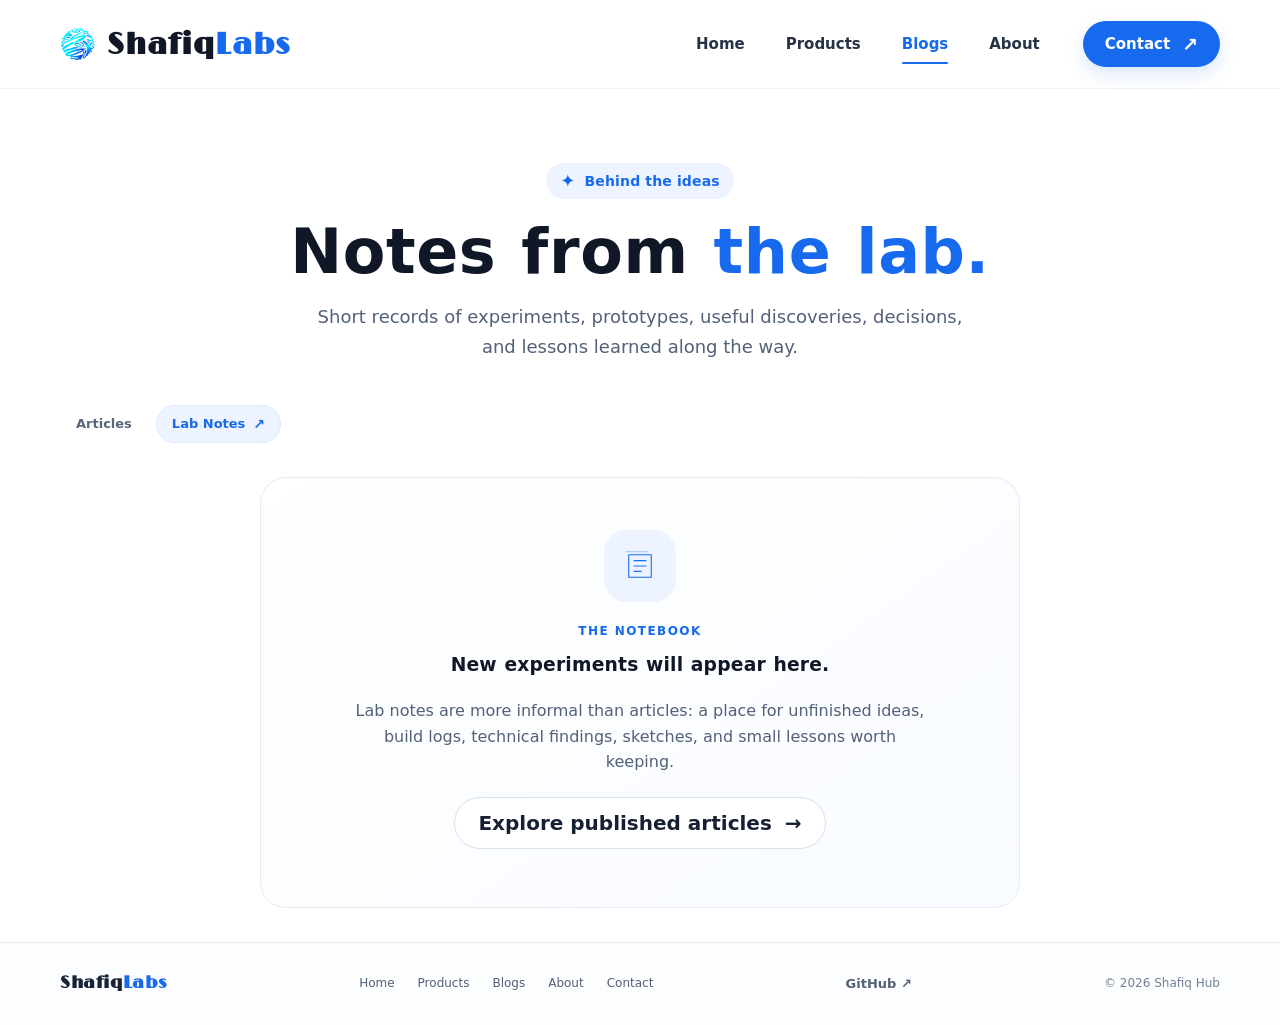
<file: lab-notes.html>
<!doctype html>
<html lang="en">

<head>
  <meta charset="utf-8">
  <meta name="viewport" content="width=device-width, initial-scale=1">
  <meta name="description"
    content="Work-in-progress notes, experiments, prototypes, and technical discoveries from Shafiq Hub.">
  <meta name="theme-color" content="#ffffff">
  <title>Lab Notes — Shafiq Hub</title>
  <link rel="icon" href="assets/favicon.svg" type="image/svg+xml">
  <link rel="stylesheet" href="styles.css">
  <script src="site-config.js" defer></script>
  <script src="app.js" defer></script>
</head>

<body>
  <a class="skip-link" href="#main-content">Skip to content</a>
  <header class="site-header">
    <div class="container nav-wrap">
      <a class="brand" href="index.html" aria-label="Shafiq Hub home"><img src="assets/logo.png" alt=""
          class="brand-mark"><span class="brand-name">Shafiq<span>Labs</span></span></a>
      <button class="menu-toggle" type="button" aria-label="Open navigation" aria-expanded="false"
        aria-controls="primary-nav"><span></span><span></span><span></span></button>
      <nav class="primary-nav" id="primary-nav" aria-label="Main navigation"><a href="index.html">Home</a><a
          href="products.html">Products</a><a class="active" aria-current="page" href="blogs.html">Blogs</a><a
          href="about.html">About</a><a class="nav-contact" href="contact.html">Contact <span
            aria-hidden="true">↗</span></a></nav>
    </div>
  </header>
  <main id="main-content">
    <section class="page-hero container">
      <div class="eyebrow"><span class="sparkle" aria-hidden="true">✦</span> Behind the ideas</div>
      <h1>Notes from <span>the lab.</span></h1>
      <p>Short records of experiments, prototypes, useful discoveries, decisions, and lessons learned along the way.</p>
    </section>
    <nav class="journal-tabs container" aria-label="Writing sections"><a href="blogs.html">Articles</a><a class="active"
        aria-current="page" href="lab-notes.html">Lab Notes <span aria-hidden="true">↗</span></a></nav>
    <section class="container lab-empty-state">
      <div class="lab-empty-icon" aria-hidden="true"><svg viewBox="0 0 64 64">
          <path d="M13 13h38v38H13z" />
          <path d="M22 23h20M22 32h20M22 41h12" />
          <path d="M8 8h38" opacity=".35" />
        </svg></div>
      <p class="section-kicker">The notebook</p>
      <h3>New experiments will appear here.</h3>
      <p>Lab notes are more informal than articles: a place for unfinished ideas, build logs, technical findings,
        sketches, and small lessons worth keeping.</p>
      <a class="button button-secondary" href="blogs.html">Explore published articles <span
          aria-hidden="true">→</span></a>
    </section>
  </main>
  <footer class="site-footer">
    <div class="container footer-inner"><a class="footer-brand" href="index.html">Shafiq<span>Labs</span></a>
      <nav class="footer-nav" aria-label="Footer navigation"><a href="index.html">Home</a><a
          href="products.html">Products</a><a href="blogs.html">Blogs</a><a href="about.html">About</a><a
          href="contact.html">Contact</a></nav><a class="footer-github-link" data-github-config="organization" href="#"
        hidden>GitHub <span aria-hidden="true">↗</span></a><span>© <span data-year></span> Shafiq Hub</span>
    </div>
  </footer>
</body>

</html>
</file>
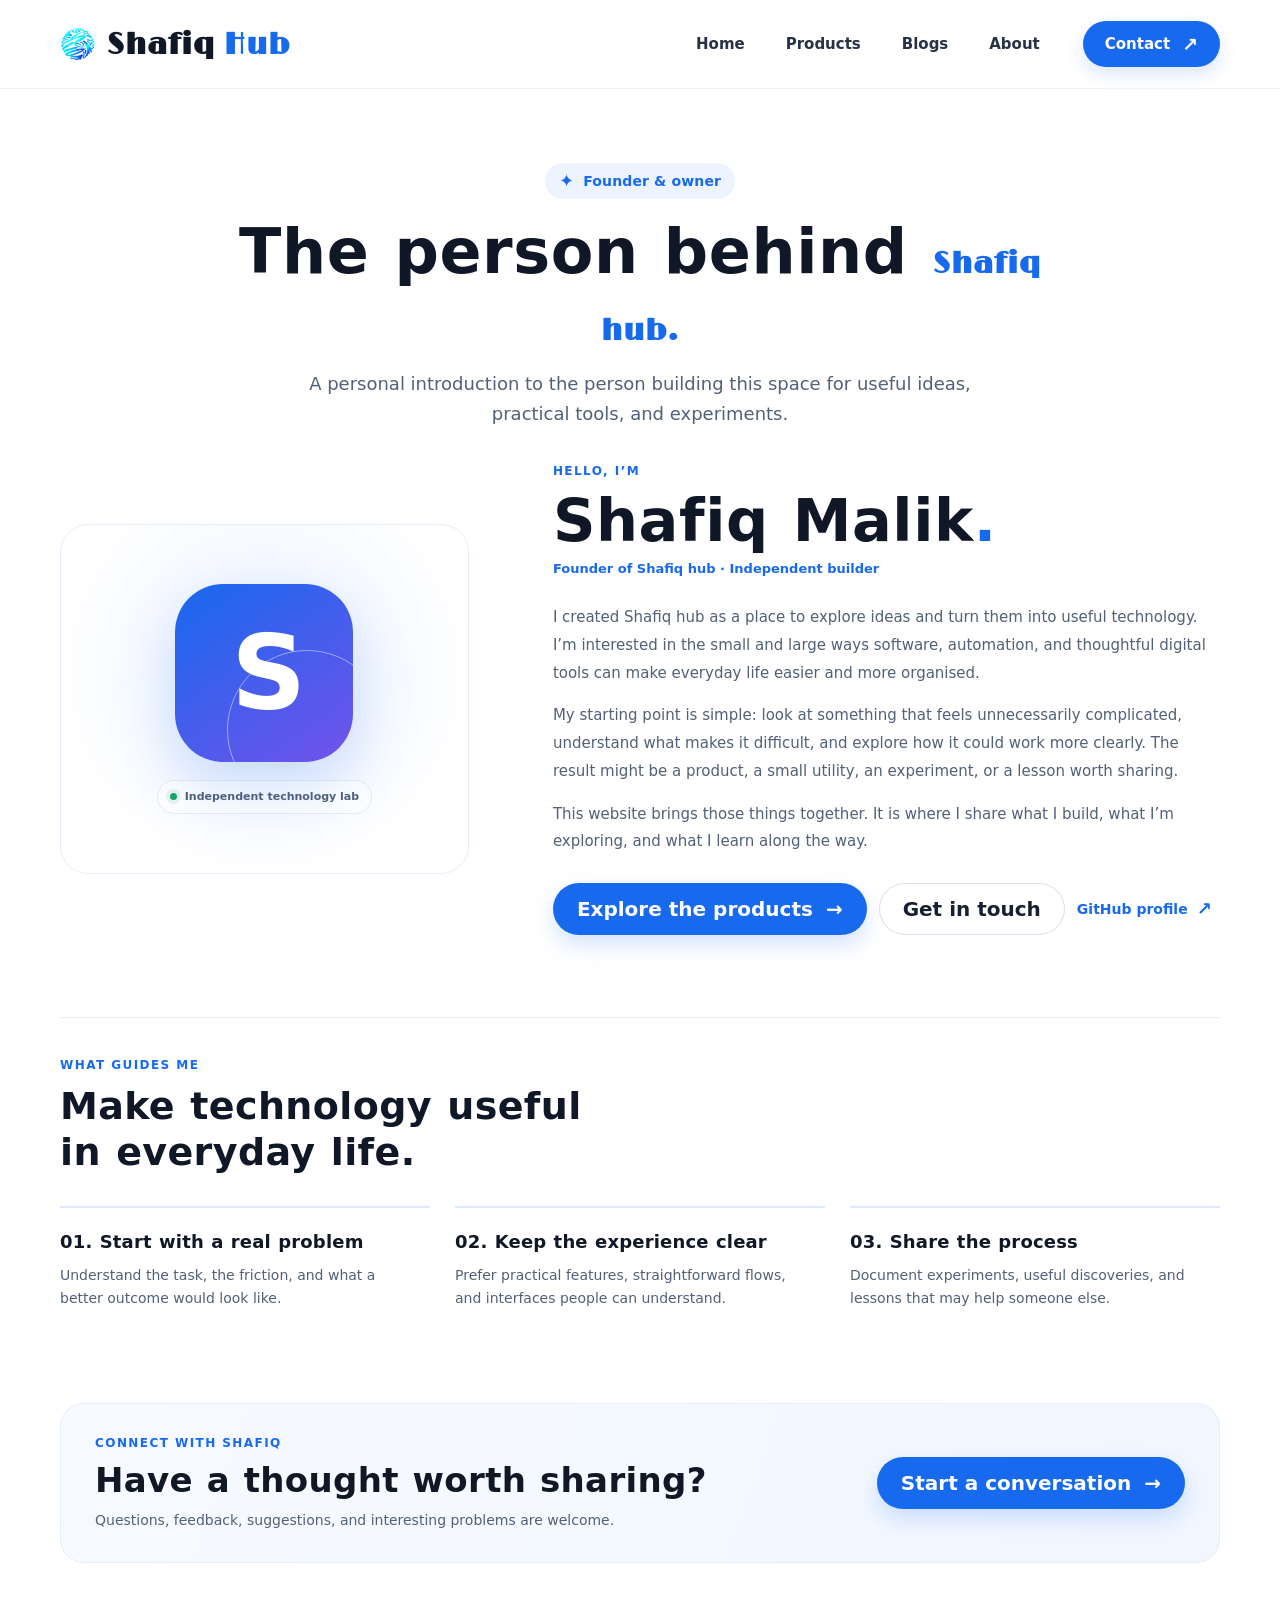
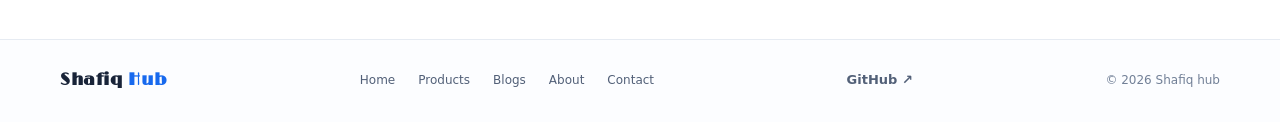
<file: owner.html>
<!doctype html>
<html lang="en">

<head>
  <meta charset="utf-8">
  <meta name="viewport" content="width=device-width, initial-scale=1">
  <meta name="description"
    content="Meet Shafiq, the person behind ShafiqHub and its focus on making everyday life simpler through useful technology.">
  <meta name="theme-color" content="#ffffff">
  <title>Meet Shafiq — Owner of Shafiq hub</title>
  <link rel="icon" href="assets/favicon.svg" type="image/svg+xml">
  <link rel="stylesheet" href="styles.css">
  <script src="site-config.js" defer></script>
  <script src="app.js" defer></script>
</head>

<body>
  <a class="skip-link" href="#main-content">Skip to content</a>
  <header class="site-header">
    <div class="container nav-wrap">
      <a class="brand" href="index.html" aria-label="ShafiqHub home"><img src="assets/logo.png" alt=""
          class="brand-mark"><span class="brand-name">Shafiq <span>Hub</span></span></a>
      <button class="menu-toggle" type="button" aria-label="Open navigation" aria-expanded="false"
        aria-controls="primary-nav"><span></span><span></span><span></span></button>
      <nav class="primary-nav" id="primary-nav" aria-label="Main navigation">
        <a href="index.html">Home</a><a href="products.html">Products</a><a href="blogs.html">Blogs</a><a
          href="about.html">About</a><a class="nav-contact" href="contact.html">Contact <span
            aria-hidden="true">↗</span></a>
      </nav>
    </div>
  </header>

  <main id="main-content">
    <section class="page-hero container owner-page-hero">
      <div class="eyebrow"><span class="sparkle" aria-hidden="true">✦</span> Founder &amp; owner</div>
      <h1>The person behind <span class="brand-name">Shafiq hub.</span></h1>
      <p>A personal introduction to the person building this space for useful ideas, practical tools, and experiments.
      </p>
    </section>

    <section class="container owner-profile">
      <div class="owner-profile-visual">
        <div class="owner-avatar owner-avatar-large" aria-label="Shafiq's monogram"><span>S</span><i></i></div>
        <div class="owner-visual-caption"><span class="status-dot"></span> Independent technology lab</div>
      </div>
      <div class="owner-profile-copy">
        <p class="section-kicker">Hello, I’m</p>
        <h2>Shafiq Malik<span>.</span></h2>
        <p class="owner-role">Founder of Shafiq hub · Independent builder</p>
        <p>I created Shafiq hub as a place to explore ideas and turn them into useful technology. I’m interested in the
          small and large ways software, automation, and thoughtful digital tools can make everyday life easier and more
          organised.</p>
        <p>My starting point is simple: look at something that feels unnecessarily complicated, understand what makes it
          difficult, and explore how it could work more clearly. The result might be a product, a small utility, an
          experiment, or a lesson worth sharing.</p>
        <p>This website brings those things together. It is where I share what I build, what I’m exploring, and what I
          learn along the way.</p>
        <div class="owner-actions"><a class="button button-primary" href="products.html">Explore the products <span
              aria-hidden="true">→</span></a><a class="button button-secondary" href="contact.html">Get in touch</a><a
            class="text-link" data-github-config="shafiq" href="https://github.com/MdShafiqMalik" target="_blank"
            rel="noopener noreferrer">GitHub profile <span aria-hidden="true">↗</span></a></div>
      </div>
    </section>

    <section class="container owner-focus">
      <div class="owner-focus-heading">
        <p class="section-kicker">What guides me</p>
        <h2>Make technology useful in everyday life.</h2>
      </div>
      <div class="owner-focus-grid">
        <article>
          <h3>01. Start with a real problem</h3>
          <p>Understand the task, the friction, and what a better outcome would look like.</p>
        </article>
        <article>
          <h3>02. Keep the experience clear</h3>
          <p>Prefer practical features, straightforward flows, and interfaces people can understand.</p>
        </article>
        <article>
          <h3>03. Share the process</h3>
          <p>Document experiments, useful discoveries, and lessons that may help someone else.</p>
        </article>
      </div>
    </section>

    <section class="soft-cta container">
      <div>
        <p class="section-kicker">Connect with Shafiq</p>
        <h2>Have a thought worth sharing?</h2>
        <p>Questions, feedback, suggestions, and interesting problems are welcome.</p>
      </div><a class="button button-primary" href="contact.html">Start a conversation <span>→</span></a>
    </section>
  </main>

  <footer class="site-footer">
    <div class="container footer-inner"><a class="footer-brand" href="index.html">Shafiq <span>Hub</span></a>
      <nav class="footer-nav" aria-label="Footer navigation"><a href="index.html">Home</a><a
          href="products.html">Products</a><a href="blogs.html">Blogs</a><a href="about.html">About</a><a
          href="contact.html">Contact</a></nav><a class="footer-github-link" data-github-config="organization" href="#"
        hidden>GitHub <span aria-hidden="true">↗</span></a><span>© <span data-year></span> Shafiq hub</span>
    </div>
  </footer>
</body>

</html>
</file>
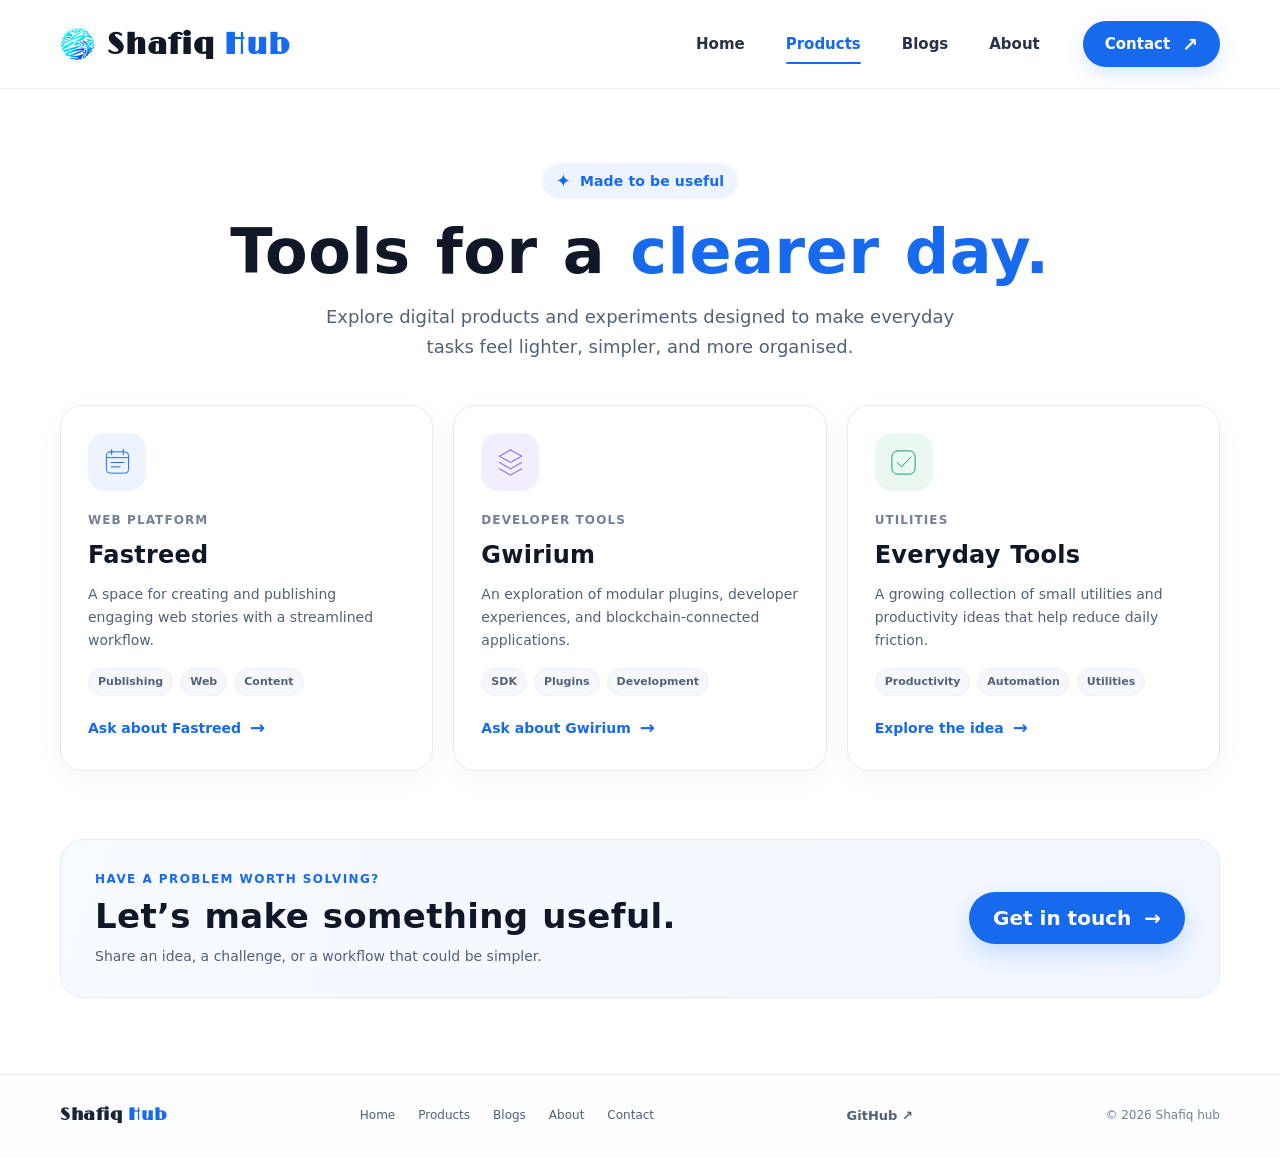
<file: products.html>
<!doctype html>
<html lang="en">

<head>
  <meta charset="utf-8">
  <meta name="viewport" content="width=device-width, initial-scale=1">
  <meta name="description"
    content="Explore useful digital products, practical utilities, and experiments from ShafiqHub.">
  <title>Products — Shafiq hub</title>
  <link rel="icon" href="assets/favicon.svg" type="image/svg+xml">
  <link rel="stylesheet" href="styles.css">
  <script src="site-config.js" defer></script>
  <script src="app.js" defer></script>
</head>

<body>
  <a class="skip-link" href="#main-content">Skip to content</a>
  <header class="site-header">
    <div class="container nav-wrap">
      <a class="brand" href="index.html" aria-label="ShafiqHub home"><img src="assets/logo.png" alt=""
          class="brand-mark"><span class="brand-name">Shafiq <span>Hub</span></span></a>
      <button class="menu-toggle" type="button" aria-label="Open navigation" aria-expanded="false"
        aria-controls="primary-nav"><span></span><span></span><span></span></button>
      <nav class="primary-nav" id="primary-nav" aria-label="Main navigation"><a href="index.html">Home</a><a
          class="active" aria-current="page" href="products.html">Products</a><a href="blogs.html">Blogs</a><a
          href="about.html">About</a><a class="nav-contact" href="contact.html">Contact <span
            aria-hidden="true">↗</span></a></nav>
    </div>
  </header>
  <main id="main-content">
    <section class="page-hero container">
      <div class="eyebrow"><span class="sparkle">✦</span> Made to be useful</div>
      <h1>Tools for a <span>clearer day.</span></h1>
      <p>Explore digital products and experiments designed to make everyday tasks feel lighter, simpler, and more
        organised.</p>
    </section>
    <section class="container product-grid" aria-label="Products">
      <article class="product-card product-blue">
        <div class="product-symbol"><svg viewBox="0 0 64 64" aria-hidden="true">
            <rect x="9" y="10" width="46" height="44" rx="8" />
            <path d="M9 22h46M20 5v11M44 5v11M19 32h26M19 41h18" />
          </svg></div>
        <p class="card-label">Web platform</p>
        <h2>Fastreed</h2>
        <p>A space for creating and publishing engaging web stories with a streamlined workflow.</p>
        <div class="tag-row"><span>Publishing</span><span>Web</span><span>Content</span></div><a class="text-link"
          href="contact.html?subject=Product%20enquiry&product=Fastreed">Ask about Fastreed <span>→</span></a>
      </article>
      <article class="product-card product-violet">
        <div class="product-symbol"><svg viewBox="0 0 64 64" aria-hidden="true">
            <path d="m32 6 23 13-23 13L9 19 32 6Z" />
            <path d="m9 32 23 13 23-13M9 45l23 13 23-13" />
          </svg></div>
        <p class="card-label">Developer tools</p>
        <h2>Gwirium</h2>
        <p>An exploration of modular plugins, developer experiences, and blockchain-connected applications.</p>
        <div class="tag-row"><span>SDK</span><span>Plugins</span><span>Development</span></div><a class="text-link"
          href="contact.html?subject=Product%20enquiry&product=Gwirium">Ask about Gwirium <span>→</span></a>
      </article>
      <article class="product-card product-green">
        <div class="product-symbol"><svg viewBox="0 0 64 64" aria-hidden="true">
            <rect x="8" y="8" width="48" height="48" rx="12" />
            <path d="m19 32 9 9 18-19" />
          </svg></div>
        <p class="card-label">Utilities</p>
        <h2>Everyday Tools</h2>
        <p>A growing collection of small utilities and productivity ideas that help reduce daily friction.</p>
        <div class="tag-row"><span>Productivity</span><span>Automation</span><span>Utilities</span></div><a
          class="text-link" href="contact.html?subject=Product%20enquiry&product=Everyday%20Tools">Explore the idea
          <span>→</span></a>
      </article>
    </section>
    <section class="soft-cta container">
      <div>
        <p class="section-kicker">Have a problem worth solving?</p>
        <h2>Let’s make something useful.</h2>
        <p>Share an idea, a challenge, or a workflow that could be simpler.</p>
      </div><a class="button button-primary" href="contact.html">Get in touch <span>→</span></a>
    </section>
  </main>
  <footer class="site-footer">
    <div class="container footer-inner"><a class="footer-brand" href="index.html">Shafiq <span>Hub</span></a>
      <nav class="footer-nav" aria-label="Footer navigation"><a href="index.html">Home</a><a
          href="products.html">Products</a><a href="blogs.html">Blogs</a><a href="about.html">About</a><a
          href="contact.html">Contact</a></nav><a class="footer-github-link" data-github-config="organization" href="#"
        hidden>GitHub <span aria-hidden="true">↗</span></a><span>© <span data-year></span> Shafiq hub</span>
    </div>
  </footer>
</body>

</html>
</file>
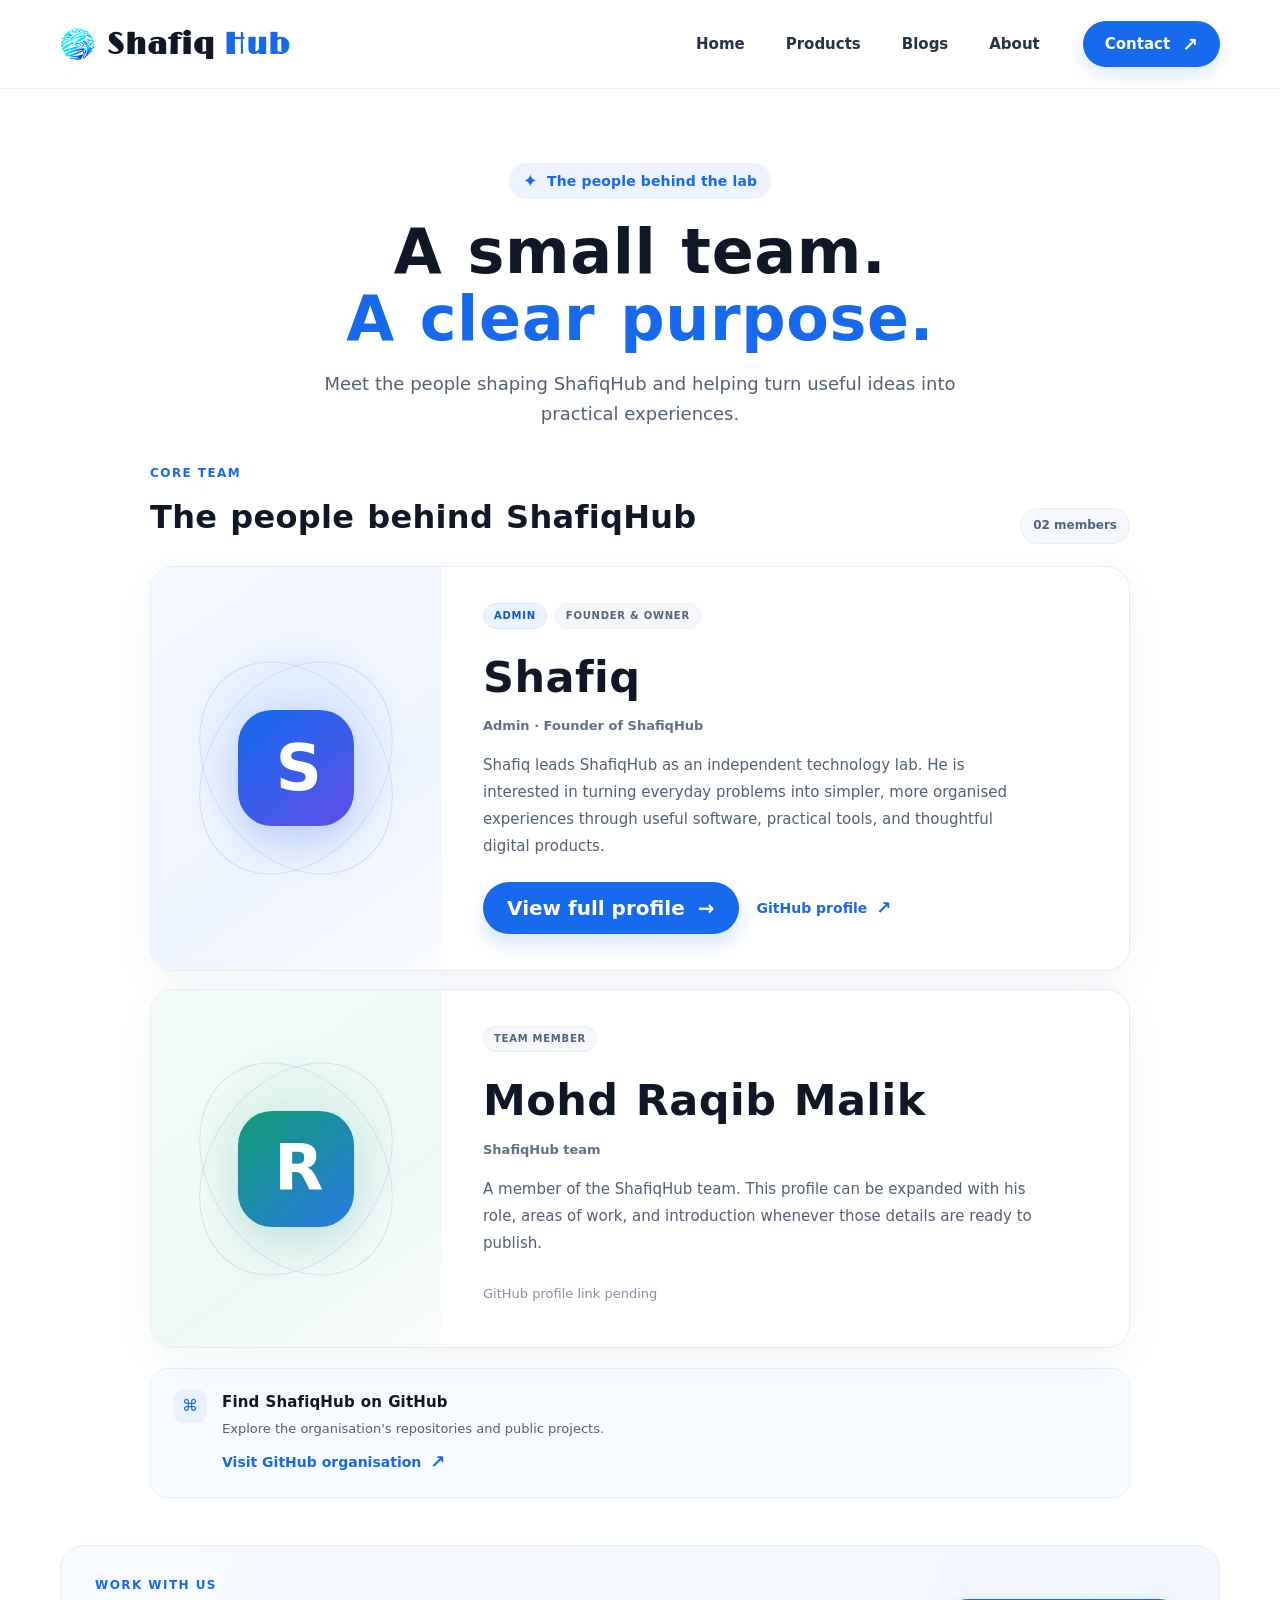
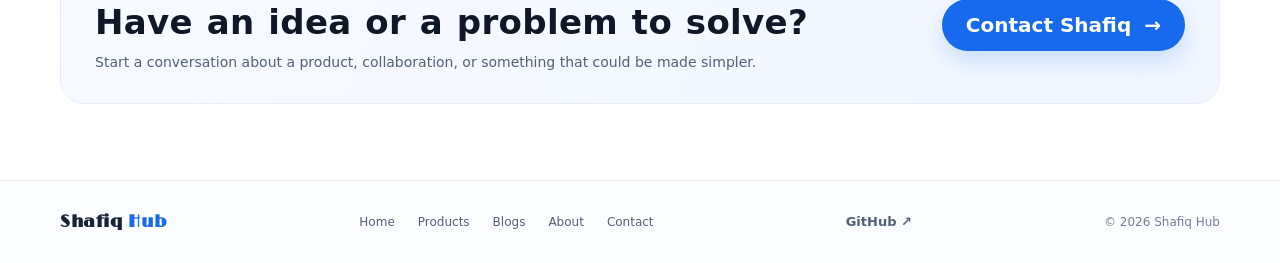
<file: team.html>
<!doctype html>
<html lang="en">

<head>
  <meta charset="utf-8">
  <meta name="viewport" content="width=device-width, initial-scale=1">
  <meta name="theme-color" content="#ffffff">
  <meta name="description" content="Meet the people behind ShafiqHub: Shafiq and Mohd Raqib Malik.">
  <title>Team — Shafiq Hub</title>
  <link rel="icon" href="assets/favicon.svg" type="image/svg+xml">
  <link rel="stylesheet" href="styles.css">
  <script src="site-config.js" defer></script>
  <script src="app.js" defer></script>
</head>

<body>
  <a class="skip-link" href="#main-content">Skip to content</a>
  <header class="site-header">
    <div class="container nav-wrap">
      <a class="brand" href="index.html" aria-label="ShafiqHub home">
        <img src="assets/logo.png" alt="" class="brand-mark">
        <span class="brand-name">Shafiq <span>Hub</span></span>
      </a>
      <button class="menu-toggle" type="button" aria-label="Open navigation" aria-expanded="false"
        aria-controls="primary-nav"><span></span><span></span><span></span></button>
      <nav class="primary-nav" id="primary-nav" aria-label="Main navigation">
        <a href="index.html">Home</a>
        <a href="products.html">Products</a>
        <a href="blogs.html">Blogs</a>
        <a href="about.html">About</a>
        <a class="nav-contact" href="contact.html">Contact <span aria-hidden="true">↗</span></a>
      </nav>
    </div>
  </header>

  <main id="main-content">
    <section class="page-hero container team-page-hero">
      <div class="eyebrow"><span class="sparkle" aria-hidden="true">✦</span> The people behind the lab</div>
      <h1>A small team.<br><span>A clear purpose.</span></h1>
      <p>Meet the people shaping ShafiqHub and helping turn useful ideas into practical experiences.</p>
    </section>

    <section class="container team-content" aria-labelledby="team-heading">
      <div class="team-section-heading">
        <div>
          <p class="section-kicker">Core team</p>
          <h2 id="team-heading">The people behind ShafiqHub</h2>
        </div>
        <span class="team-count">02 members</span>
      </div>

      <div class="team-member-list">
        <article class="team-member-card">
          <div class="team-member-art" aria-hidden="true">
            <div class="team-member-avatar">S</div>
            <span class="team-orbit team-orbit-one"></span><span class="team-orbit team-orbit-two"></span>
          </div>
          <div class="team-member-info">
            <div class="team-role-row"><span class="team-role team-role-admin">ADMIN</span><span
                class="team-role">FOUNDER &amp; OWNER</span></div>
            <h3>Shafiq</h3>
            <p class="team-member-subtitle">Admin · Founder of ShafiqHub</p>
            <p class="team-member-bio">Shafiq leads ShafiqHub as an independent technology lab. He is interested in
              turning everyday problems into simpler, more organised experiences through useful software, practical
              tools, and thoughtful digital products.</p>
            <div class="team-member-actions">
              <a class="button button-primary" href="owner.html">View full profile <span aria-hidden="true">→</span></a>
              <a class="text-link" data-github-config="shafiq" href="https://github.com/MdShafiqMalik" target="_blank"
                rel="noopener noreferrer">GitHub profile <span aria-hidden="true">↗</span></a>
            </div>
          </div>
        </article>

        <article class="team-member-card">
          <div class="team-member-art team-member-art-secondary" aria-hidden="true">
            <div class="team-member-avatar team-member-avatar-secondary">R</div>
            <span class="team-orbit team-orbit-one"></span><span class="team-orbit team-orbit-two"></span>
          </div>
          <div class="team-member-info">
            <div class="team-role-row"><span class="team-role">TEAM MEMBER</span></div>
            <h3>Mohd Raqib Malik</h3>
            <p class="team-member-subtitle">ShafiqHub team</p>
            <p class="team-member-bio">A member of the ShafiqHub team. This profile can be expanded with his role,
              areas of work, and introduction whenever those details are ready to publish.</p>
            <div class="team-member-actions">
              <a class="text-link" data-github-config="mohdRaqibMalik" href="#" hidden>GitHub profile <span
                  aria-hidden="true">↗</span></a>
              <span class="github-link-pending" data-github-pending="mohdRaqibMalik">GitHub profile link pending</span>
            </div>
          </div>
        </article>
      </div>

      <aside class="team-note team-github-note">
        <span class="team-note-icon" aria-hidden="true">⌘</span>
        <div class="team-github-copy">
          <h3>Find ShafiqHub on GitHub</h3>
          <p>Explore the organisation's repositories and public projects.</p>
          <a class="text-link" data-github-config="organization" href="#" hidden>Visit GitHub organisation <span
              aria-hidden="true">↗</span></a>
          <span class="github-link-pending" data-github-pending="organization">GitHub organisation URL not configured
            yet</span>
        </div>
      </aside>
    </section>

    <section class="soft-cta container team-cta">
      <div>
        <p class="section-kicker">Work with us</p>
        <h2>Have an idea or a problem to solve?</h2>
        <p>Start a conversation about a product, collaboration, or something that could be made simpler.</p>
      </div>
      <a class="button button-primary" href="contact.html">Contact Shafiq <span aria-hidden="true">→</span></a>
    </section>
  </main>

  <footer class="site-footer">
    <div class="container footer-inner">
      <a class="footer-brand" href="index.html">Shafiq <span>Hub</span></a>
      <nav class="footer-nav" aria-label="Footer navigation"><a href="index.html">Home</a><a
          href="products.html">Products</a><a href="blogs.html">Blogs</a><a href="about.html">About</a><a
          href="contact.html">Contact</a></nav>
      <a class="footer-github-link" data-github-config="organization" href="#" hidden>GitHub <span
          aria-hidden="true">↗</span></a>
      <span>© <span data-year></span> Shafiq Hub</span>
    </div>
  </footer>
</body>

</html>
</file>
<file: styles.css>
@font-face {
  font-family: 'Limelight';
  src: url('./assets/Limelight-Regular.ttf') format('truetype');
  font-weight: normal;
  font-style: normal;
}

:root {
  color-scheme: light;
  --ink: #101828;
  --muted: #526078;
  --subtle: #728097;
  --blue: #1769ee;
  --blue-dark: #0b57d0;
  --blue-soft: #edf4ff;
  --line: #e6ebf2;
  --surface: #ffffff;
  --surface-soft: #f8faff;
  --green: #119b70;
  --violet: #7757ed;
  --yellow: #d99516;
  --shadow: 0 18px 50px rgba(16, 42, 90, .08);
  --radius: 22px;
  font-family: Inter, ui-sans-serif, system-ui, -apple-system, BlinkMacSystemFont, "Segoe UI", sans-serif;
}

* {
  box-sizing: border-box;
}

html {
  scroll-behavior: smooth;
}

body {
  margin: 0;
  color: var(--ink);
  background: #fff;
  font-size: 16px;
  line-height: 1.6;
  -webkit-font-smoothing: antialiased;
}

a {
  color: inherit;
  text-decoration: none;
}

button,
input,
select,
textarea {
  font: inherit;
}

button,
a {
  -webkit-tap-highlight-color: transparent;
}

svg {
  display: block;
}

.container {
  width: min(1160px, calc(100% - 64px));
  margin-inline: auto;
}

/* Header and navigation */
.site-header {
  position: relative;
  z-index: 10;
  background: rgba(255, 255, 255, .92);
  border-bottom: 1px solid rgba(230, 235, 242, .65);
}

.nav-wrap {
  min-height: 88px;
  display: flex;
  align-items: center;
  justify-content: space-between;
  gap: 38px;
}

.brand {
  display: inline-flex;
  align-items: center;
  gap: 12px;
  flex: 0 0 auto;
}

.brand-mark {
  width: 35px;
  height: 35px;
  object-fit: contain;
}

.brand-name {
  font-family: "Limelight", sans-serif;
  ;
  margin-top: 2px;
  font-size: 29px;
  font-weight: 720;
  letter-spacing: -1.35px;
  color: #101828;
  line-height: 1;
}

.brand-name span,
.footer-brand span {
  color: var(--blue);
}

.primary-nav {
  display: flex;
  align-items: center;
  gap: clamp(22px, 3.2vw, 46px);
  margin-left: auto;
}

.primary-nav>a:not(.nav-contact) {
  position: relative;
  color: #273246;
  font-size: 15px;
  font-weight: 560;
  padding: 12px 0;
  transition: color .2s ease;
}

.primary-nav>a:not(.nav-contact)::after {
  content: "";
  position: absolute;
  left: 0;
  right: 0;
  bottom: 4px;
  height: 2px;
  border-radius: 2px;
  background: var(--blue);
  transform: scaleX(0);
  transform-origin: center;
  transition: transform .2s ease;
}

.primary-nav>a:not(.nav-contact):hover,
.primary-nav>a.active:not(.nav-contact) {
  color: var(--blue);
}

.primary-nav>a.active:not(.nav-contact)::after,
.primary-nav>a:not(.nav-contact):hover::after {
  transform: scaleX(1);
}

.nav-contact {
  display: inline-flex;
  align-items: center;
  justify-content: center;
  gap: 12px;
  min-height: 46px;
  padding: 0 22px;
  margin-left: 2px;
  color: #fff;
  background: var(--blue);
  border-radius: 999px;
  font-size: 15px;
  font-weight: 650;
  box-shadow: 0 7px 18px rgba(23, 105, 238, .16);
  transition: background .2s ease, transform .2s ease;
}

.nav-contact:hover {
  background: var(--blue-dark);
  transform: translateY(-1px);
}

.nav-contact span {
  font-size: 19px;
  line-height: 1;
}

.menu-toggle {
  display: none;
}

/* Homepage hero */
.hero {
  min-height: 490px;
  display: grid;
  grid-template-areas: "copy art";
  grid-template-columns: minmax(0, 1.02fr) minmax(0, .98fr);
  align-items: center;
  gap: 12px;
  padding-top: 52px;
  padding-bottom: 28px;
}

.hero-copy {
  grid-area: copy;
  position: relative;
  z-index: 1;
  padding: 12px 0 22px;
}

.eyebrow {
  display: inline-flex;
  align-items: center;
  gap: 9px;
  min-height: 36px;
  padding: 6px 14px;
  color: var(--blue);
  background: #edf4ff;
  border-radius: 999px;
  font-size: 14px;
  font-weight: 650;
  letter-spacing: .01em;
}

.sparkle {
  font-size: 18px;
  line-height: 1;
}

h1,
h2,
h3,
p {
  margin-top: 0;
}

.hero h1 {
  max-width: 650px;
  margin: 22px 0 20px;
  color: #101828;
  font-size: clamp(48px, 5.5vw, 70px);
  font-weight: 760;
  line-height: 1.03;
  letter-spacing: -.055em;
}

.hero h1 span,
.page-hero h1 span {
  color: var(--blue);
}

.hero-lead {
  max-width: 585px;
  margin-bottom: 28px;
  color: var(--muted);
  font-size: clamp(18px, 1.75vw, 21px);
  line-height: 1.55;
  letter-spacing: -.015em;
}

.hero-actions {
  margin-top: 20px;
  display: flex;
  flex-wrap: wrap;
  align-items: center;
  gap: 30px;
}

.button {
  display: inline-flex;
  align-items: center;
  justify-content: center;
  gap: 13px;
  min-height: 52px;
  padding: 0 23px;
  border: 1px solid transparent;
  border-radius: 999px;
  font-size: 20px;
  font-weight: bolder;
  cursor: pointer;
  transition: transform .2s ease, box-shadow .2s ease, background .2s ease, border-color .2s ease;
}



.button:hover {
  transform: translateY(-2px);
}

.button-primary {
  color: #fff;
  background: var(--blue);
  box-shadow: 0 10px 22px rgba(23, 105, 238, .18);
}

.button-primary:hover {
  background: var(--blue-dark);
  box-shadow: 0 13px 26px rgba(23, 105, 238, .22);
}

.button-primary span {
  font-size: 20px;
  line-height: 1;
}

.button-secondary {
  color: #172033;
  background: #fff;
  border-color: #d8e0eb;
}

.button-secondary:hover {
  border-color: #a9c5f2;
  background: #fbfdff;
}

.button-secondary svg {
  width: 21px;
  height: 21px;
  fill: none;
  stroke: currentColor;
  stroke-width: 1.8;
  stroke-linecap: round;
  stroke-linejoin: round;
}

.hero-art {
  grid-area: art;
  position: relative;
  display: flex;
  align-items: center;
  justify-content: center;
  min-width: 0;
  min-height: 340px;
}

.hero-illustration {
  display: block;
  width: min(100%, 620px);
  height: auto;
  overflow: visible;
}

/* Compact benefits strip */
.benefits {
  display: grid;
  grid-template-columns: repeat(4, minmax(0, 1fr));
  align-items: center;
  margin-top: 4px;
  margin-bottom: 72px;
  padding: 18px 0;
}

.benefit {
  display: flex;
  align-items: center;
  justify-content: center;
  gap: 13px;
  min-width: 0;
  padding: 5px 18px;
  color: #202b3e;
  font-size: 14px;
  font-weight: 620;
  white-space: nowrap;
}

.benefit+.benefit {
  border-left: 1px solid var(--line);
}

.benefit-icon {
  display: inline-grid;
  place-items: center;
  flex: 0 0 37px;
  width: 37px;
  height: 37px;
  border-radius: 12px;
}

.benefit-icon svg {
  width: 22px;
  height: 22px;
  fill: none;
  stroke: currentColor;
  stroke-width: 1.8;
  stroke-linecap: round;
  stroke-linejoin: round;
}

.icon-blue {
  color: #1769ee;
  background: #edf4ff;
}

.icon-green {
  color: #129c67;
  background: #eaf8f0;
}

.icon-yellow {
  color: #d18a0a;
  background: #fff6e2;
}

.icon-purple {
  color: #7252eb;
  background: #f2edff;
}

.home-next {
  display: grid;
  grid-template-columns: 1fr 1fr auto;
  align-items: center;
  gap: 35px;
  padding: 34px 0 72px;
  border-top: 1px solid var(--line);
}

.section-kicker {
  margin-bottom: 9px;
  color: var(--blue);
  font-size: 12px;
  font-weight: 750;
  letter-spacing: .12em;
  text-transform: uppercase;
}

.home-next h2,
.soft-cta h2 {
  margin-bottom: 0;
  font-size: clamp(24px, 3vw, 34px);
  line-height: 1.2;
  letter-spacing: -.04em;
}

.home-next>p {
  max-width: 430px;
  margin: 0;
  color: var(--muted);
}

.text-link {
  display: inline-flex;
  align-items: center;
  gap: 9px;
  color: var(--blue);
  font-size: 14px;
  font-weight: 680;
}

.text-link span {
  font-size: 18px;
  transition: transform .2s ease;
}

.text-link:hover span {
  transform: translateX(4px);
}

/* Shared interior page heading */
.page-hero {
  padding-top: 74px;
  padding-bottom: 44px;
  text-align: center;
}

.page-hero h1 {
  max-width: 850px;
  margin: 20px auto 16px;
  color: #101828;
  font-size: clamp(42px, 5.6vw, 62px);
  line-height: 1.08;
  letter-spacing: -.052em;
}

.page-hero>p {
  max-width: 680px;
  margin: 0 auto;
  color: var(--muted);
  font-size: 18px;
  line-height: 1.65;
}

/* Products */
.product-grid {
  display: grid;
  grid-template-columns: repeat(3, minmax(0, 1fr));
  gap: 20px;
  padding-bottom: 68px;
}

.product-card {
  display: flex;
  flex-direction: column;
  align-items: flex-start;
  min-height: 330px;
  padding: 27px;
  border: 1px solid var(--line);
  border-radius: var(--radius);
  background: #fff;
  box-shadow: 0 8px 28px rgba(18, 42, 80, .035);
  transition: transform .22s ease, box-shadow .22s ease, border-color .22s ease;
}

.product-card:hover {
  transform: translateY(-5px);
  border-color: #d4e2f8;
  box-shadow: var(--shadow);
}

.product-symbol {
  display: grid;
  place-items: center;
  width: 58px;
  height: 58px;
  margin-bottom: 20px;
  border-radius: 17px;
}

.product-symbol svg {
  width: 31px;
  height: 31px;
  fill: none;
  stroke: currentColor;
  stroke-width: 2;
  stroke-linecap: round;
  stroke-linejoin: round;
}

.product-blue .product-symbol {
  color: #1769ee;
  background: #edf4ff;
}

.product-violet .product-symbol {
  color: #7252eb;
  background: #f2edff;
}

.product-green .product-symbol {
  color: #119b70;
  background: #eaf8f0;
}

.card-label {
  margin-bottom: 5px;
  color: var(--subtle);
  font-size: 12px;
  font-weight: 700;
  letter-spacing: .09em;
  text-transform: uppercase;
}

.product-card h2 {
  margin-bottom: 9px;
  font-size: 24px;
  letter-spacing: -.035em;
}

.product-card>p:not(.card-label) {
  margin-bottom: 16px;
  color: var(--muted);
  font-size: 14px;
  line-height: 1.65;
}

.tag-row {
  display: flex;
  flex-wrap: wrap;
  gap: 7px;
  margin-top: auto;
  margin-bottom: 18px;
}

.tag-row span {
  padding: 4px 9px;
  color: #53627b;
  background: #f5f7fb;
  border: 1px solid #edf0f5;
  border-radius: 999px;
  font-size: 11px;
  font-weight: 600;
}

.soft-cta {
  display: flex;
  align-items: center;
  justify-content: space-between;
  gap: 24px;
  margin-bottom: 76px;
  padding: 30px 34px;
  border: 1px solid #e4edfb;
  border-radius: 24px;
  background: linear-gradient(110deg, #f7faff 0%, #f1f6ff 100%);
}

.soft-cta h2 {
  margin-bottom: 8px;
}

.soft-cta p:not(.section-kicker) {
  margin-bottom: 0;
  color: var(--muted);
  font-size: 14px;
}

.soft-cta .section-kicker {
  margin-bottom: 7px;
}

.soft-cta .button {
  flex: 0 0 auto;
}

/* Blogs */
.blog-toolbar {
  display: flex;
  align-items: end;
  justify-content: space-between;
  gap: 22px;
  padding: 4px 0 22px;
}

.blog-toolbar h2 {
  margin: 0;
  font-size: 27px;
  letter-spacing: -.04em;
}

.search-box {
  display: flex;
  align-items: center;
  gap: 9px;
  width: min(300px, 100%);
  height: 45px;
  padding: 0 13px;
  border: 1px solid #dfe5ee;
  border-radius: 999px;
  background: #fff;
}

.search-box svg {
  width: 18px;
  height: 18px;
  flex: 0 0 auto;
  fill: none;
  stroke: #77859b;
  stroke-width: 1.8;
  stroke-linecap: round;
}

.search-box input {
  width: 100%;
  min-width: 0;
  border: 0;
  outline: 0;
  color: var(--ink);
  background: transparent;
  font-size: 13px;
}

.blog-grid {
  display: grid;
  grid-template-columns: repeat(3, minmax(0, 1fr));
  gap: 20px;
  padding-bottom: 55px;
}

.blog-card {
  overflow: hidden;
  padding: 14px 14px 22px;
  border: 1px solid var(--line);
  border-radius: 20px;
  background: #fff;
  box-shadow: 0 8px 26px rgba(18, 42, 80, .035);
}

.blog-art {
  position: relative;
  display: grid;
  place-items: center;
  height: 165px;
  margin-bottom: 18px;
  overflow: hidden;
  border-radius: 13px;
}

.blog-art>span {
  position: absolute;
  top: 13px;
  left: 15px;
  color: rgba(30, 54, 91, .5);
  font-size: 12px;
  font-weight: 750;
  letter-spacing: .1em;
}

.art-simplicity {
  background: linear-gradient(135deg, #eaf2ff, #f7f8ff 70%);
}

.mini-stack {
  position: relative;
  width: 94px;
  height: 74px;
}

.mini-stack i {
  position: absolute;
  left: 10px;
  width: 74px;
  height: 45px;
  border: 2px solid #78a4ec;
  border-radius: 9px;
  background: rgba(255, 255, 255, .75);
  transform: rotate(30deg) skewX(-26deg);
  box-shadow: 0 8px 14px rgba(85, 133, 215, .1);
}

.mini-stack i:nth-child(1) {
  top: 0;
}

.mini-stack i:nth-child(2) {
  top: 14px;
  opacity: .75;
}

.mini-stack i:nth-child(3) {
  top: 28px;
  opacity: .5;
}

.art-automation {
  background: linear-gradient(135deg, #e8f8f3, #f2fbf8 70%);
}

.mini-orbit {
  position: relative;
  width: 104px;
  height: 104px;
  border: 1.5px solid #65bea0;
  border-radius: 50%;
}

.mini-orbit::before,
.mini-orbit::after {
  content: "";
  position: absolute;
  inset: 15px -13px;
  border: 1.5px solid #8ad2b8;
  border-radius: 50%;
  transform: rotate(48deg);
}

.mini-orbit::after {
  transform: rotate(-48deg);
}

.mini-orbit b {
  position: absolute;
  z-index: 1;
  width: 10px;
  height: 10px;
  border-radius: 50%;
  background: #16a57b;
}

.mini-orbit b:nth-child(1) {
  top: -5px;
  left: 48px;
}

.mini-orbit b:nth-child(2) {
  right: -5px;
  top: 48px;
}

.mini-orbit b:nth-child(3) {
  bottom: -5px;
  left: 48px;
}

.art-building {
  background: linear-gradient(135deg, #f0ecff, #f8f6ff 70%);
}

.mini-window {
  display: flex;
  align-items: flex-start;
  gap: 6px;
  width: 135px;
  height: 85px;
  padding: 12px;
  border: 1px solid #d7cdfa;
  border-radius: 12px;
  background: rgba(255, 255, 255, .82);
  box-shadow: 0 12px 28px rgba(114, 82, 235, .1);
}

.mini-window i {
  width: 6px;
  height: 6px;
  border-radius: 50%;
  background: #9b88f0;
}

.mini-window em {
  position: absolute;
  width: 74px;
  height: 34px;
  margin: 20px 0 0 25px;
  border: 1px solid #d9d1fb;
  border-radius: 6px;
  background: #f3f0ff;
}

.blog-meta {
  display: flex;
  align-items: center;
  justify-content: space-between;
  gap: 12px;
  margin-bottom: 9px;
  color: var(--subtle);
  font-size: 11px;
  font-weight: 650;
}

.blog-card h2 {
  margin-bottom: 9px;
  font-size: 19px;
  line-height: 1.3;
  letter-spacing: -.025em;
}

.blog-card>p {
  min-height: 66px;
  margin-bottom: 15px;
  color: var(--muted);
  font-size: 13px;
  line-height: 1.6;
}

.empty-search {
  padding-bottom: 45px;
  color: var(--muted);
}

/* About */
.about-layout {
  display: grid;
  grid-template-columns: minmax(0, 1.5fr) minmax(280px, .8fr);
  gap: 36px;
  align-items: stretch;
  padding: 0 0 55px;
}

.about-main {
  padding: 26px 0;
}

.about-main h2 {
  max-width: 650px;
  margin-bottom: 20px;
  font-size: clamp(28px, 3vw, 39px);
  line-height: 1.2;
  letter-spacing: -.045em;
}

.about-main>p:not(.section-kicker) {
  max-width: 700px;
  color: var(--muted);
  line-height: 1.8;
}

.about-note {
  padding: 29px;
  border: 1px solid #e4edfb;
  border-radius: 22px;
  background: linear-gradient(145deg, #f7faff, #f0f6ff);
}

.note-mark {
  display: grid;
  place-items: center;
  width: 58px;
  height: 58px;
  margin-bottom: 26px;
  border-radius: 17px;
  background: #fff;
  box-shadow: 0 6px 18px rgba(23, 105, 238, .08);
}

.note-mark img {
  width: 39px;
  height: 39px;
}

.about-note h3 {
  margin-bottom: 10px;
  font-size: 25px;
  line-height: 1.25;
  letter-spacing: -.035em;
}

.about-note>p:last-child {
  margin-bottom: 0;
  color: var(--muted);
  font-size: 14px;
}

.principles {
  display: grid;
  grid-template-columns: repeat(3, minmax(0, 1fr));
  gap: 22px;
  padding: 25px 0 74px;
  border-top: 1px solid var(--line);
}

.principle {
  padding: 18px 20px 10px 0;
}

.principle>span {
  display: inline-block;
  margin-bottom: 17px;
  color: var(--blue);
  font-size: 12px;
  font-weight: 750;
  letter-spacing: .12em;
}

.principle h3 {
  margin-bottom: 8px;
  font-size: 18px;
  letter-spacing: -.025em;
}

.principle p {
  margin-bottom: 0;
  color: var(--muted);
  font-size: 14px;
}

/* Contact */
.contact-intro {
  padding-bottom: 35px;
}

.contact-layout {
  display: grid;
  grid-template-columns: minmax(0, .85fr) minmax(360px, 1fr);
  gap: 55px;
  align-items: start;
  padding-bottom: 80px;
}

.contact-aside {
  padding: 20px 0;
}

.contact-aside h2 {
  max-width: 440px;
  margin-bottom: 15px;
  font-size: 34px;
  line-height: 1.2;
  letter-spacing: -.045em;
}

.contact-aside>p:not(.section-kicker) {
  max-width: 450px;
  margin-bottom: 28px;
  color: var(--muted);
}

.contact-detail {
  display: flex;
  align-items: center;
  gap: 13px;
  margin-top: 17px;
}

.detail-icon {
  display: grid;
  place-items: center;
  width: 40px;
  height: 40px;
  color: var(--blue);
  background: var(--blue-soft);
  border-radius: 12px;
  font-size: 20px;
}

.contact-detail div {
  display: grid;
  gap: 1px;
}

.contact-detail strong {
  font-size: 13px;
}

.contact-detail span:not(.detail-icon) {
  color: var(--muted);
  font-size: 12px;
}

.contact-form {
  padding: 28px;
  border: 1px solid var(--line);
  border-radius: 22px;
  background: #fff;
  box-shadow: var(--shadow);
}

.form-row {
  display: grid;
  gap: 7px;
  margin-bottom: 17px;
}

.form-row label {
  color: #273246;
  font-size: 13px;
  font-weight: 650;
}

.form-row input,
.form-row select,
.form-row textarea {
  width: 100%;
  min-height: 47px;
  padding: 11px 13px;
  color: var(--ink);
  border: 1px solid #dfe5ee;
  border-radius: 11px;
  outline: none;
  background: #fff;
  transition: border-color .18s ease, box-shadow .18s ease;
}

.form-row textarea {
  min-height: 130px;
  resize: vertical;
}

.form-row input:focus,
.form-row select:focus,
.form-row textarea:focus {
  border-color: #83b1fa;
  box-shadow: 0 0 0 3px rgba(23, 105, 238, .1);
}

.submit-button {
  width: 100%;
  border: 0;
}

.form-hint {
  margin: 12px 0 0;
  color: var(--subtle);
  font-size: 11px;
}

.form-hint code {
  color: #46536a;
  background: #f3f5f8;
  padding: 1px 4px;
  border-radius: 4px;
}

/* Footer */
.site-footer {
  border-top: 1px solid var(--line);
  background: #fcfdff;
}

.footer-inner {
  display: flex;
  align-items: center;
  justify-content: space-between;
  gap: 20px;
  min-height: 82px;
  color: var(--subtle);
  font-size: 12px;
}

.footer-brand {
  color: #182338;
  font-size: 17px;
  font-weight: 750;
  letter-spacing: -.05em;
}

@media (max-width: 900px) {
  .container {
    width: min(100% - 44px, 760px);
  }

  .nav-wrap {
    min-height: 78px;
  }

  .brand-name {
    font-size: 26px;
    font-family: "Limelight", sans-serif;
  }

  .brand-mark {
    width: 42px;
    height: 42px;
  }

  .menu-toggle {
    display: flex;
    flex-direction: column;
    justify-content: center;
    gap: 5px;
    width: 44px;
    height: 44px;
    padding: 10px;
    border: 1px solid var(--line);
    border-radius: 13px;
    background: #fff;
    cursor: pointer;
  }

  .menu-toggle span {
    width: 100%;
    height: 2px;
    border-radius: 2px;
    background: #253147;
  }

  .primary-nav {
    position: absolute;
    top: calc(100% - 1px);
    left: 0;
    right: 0;
    display: none;
    align-items: stretch;
    gap: 2px;
    padding: 12px 22px 20px;
    border-bottom: 1px solid var(--line);
    background: #fff;
    box-shadow: 0 15px 22px rgba(20, 40, 75, .07);
  }

  .primary-nav.open {
    display: flex;
    flex-direction: column;
  }

  .primary-nav>a:not(.nav-contact) {
    padding: 10px 4px;
  }

  .primary-nav>a:not(.nav-contact)::after {
    display: none;
  }

  .nav-contact {
    align-self: flex-start;
    margin: 8px 0 0;
  }

  .hero {
    grid-template-areas: "copy art";
    grid-template-columns: 1fr 1fr;
    gap: 0;
    min-height: 420px;
    padding-top: 40px;
  }

  .hero h1 {
    font-size: clamp(42px, 6vw, 58px);
  }

  .hero-art {
    min-height: 260px;
  }

  .benefits {
    grid-template-columns: repeat(2, minmax(0, 1fr));
    row-gap: 13px;
    margin-bottom: 50px;
  }

  .benefit {
    justify-content: flex-start;
    padding-left: 12px;
  }

  .benefit:nth-child(3) {
    border-left: 0;
  }

  .home-next {
    grid-template-columns: 1fr 1fr;
  }

  .home-next .text-link {
    grid-column: 1 / -1;
  }

  .product-grid,
  .blog-grid {
    grid-template-columns: repeat(2, minmax(0, 1fr));
  }

  .about-layout {
    gap: 22px;
  }

  .contact-layout {
    gap: 30px;
  }
}

@media (max-width: 620px) {
  .container {
    width: min(100% - 36px, 520px);
  }

  .nav-wrap {
    min-height: 70px;
  }

  .brand {
    gap: 8px;
  }

  .brand-mark {
    width: 30px;
    height: 30px;
  }

  .brand-name {
    font-size: 23px;
    font-family: "Limelight", sans-serif;
  }

  .hero {
    display: flex;
    flex-direction: column;
    align-items: stretch;
    padding-top: 24px;
    padding-bottom: 8px;
  }

  .hero-art {
    order: 0;
    min-height: 0;
    margin: 0 -12px 4px;
  }

  .hero-copy {
    order: 1;
    padding-bottom: 0;
  }

  .hero h1 {
    margin-top: 18px;
    font-size: clamp(43px, 12vw, 58px);
  }

  .hero-lead {
    max-width: 520px;
    font-size: 17px;
  }

  .hero-illustration {
    width: 100%;
    max-width: 510px;
  }

  .hero-actions {
    gap: 30px;
  }

  .button {
    min-height: 48px;
    padding: 20px, 20px;
    font-size: 17px;
  }

  .benefits {
    margin-top: 5px;
    margin-bottom: 38px;
    padding: 10px 0;
  }

  .benefit {
    gap: 9px;
    padding: 5px 7px;
    font-size: 11px;
    white-space: normal;
  }

  .benefit-icon {
    flex-basis: 31px;
    width: 31px;
    height: 31px;
    border-radius: 10px;
  }

  .benefit-icon svg {
    width: 18px;
    height: 18px;
  }

  .home-next {
    display: block;
    padding: 28px 0 48px;
  }

  .home-next>p {
    margin: 14px 0;
  }

  .page-hero {
    padding-top: 20px;
    padding-bottom: 32px;
  }

  .page-hero h1 {
    font-size: 32px;
  }

  .page-hero>p {
    font-size: 16px;
  }

  .product-grid,
  .blog-grid,
  .principles {
    grid-template-columns: 1fr;
  }

  .product-grid {
    gap: 14px;
    padding-bottom: 40px;
  }

  .product-card {
    min-height: 0;
    padding: 23px;
  }

  .soft-cta {
    align-items: flex-start;
    flex-direction: column;
    margin-bottom: 48px;
    padding: 24px;
  }

  .blog-toolbar {
    align-items: stretch;
    flex-direction: column;
  }

  .search-box {
    width: 100%;
  }

  .blog-grid {
    padding-bottom: 35px;
  }

  .blog-card>p {
    min-height: 0;
  }

  .about-layout {
    grid-template-columns: 1fr;
    padding-bottom: 30px;
  }

  .about-main {
    padding: 5px 0;
  }

  .principles {
    gap: 4px;
    padding: 14px 0 45px;
  }

  .principle {
    padding: 14px 0;
  }

  .contact-layout {
    grid-template-columns: 1fr;
    gap: 12px;
    padding-bottom: 50px;
  }

  .contact-aside {
    padding: 0;
  }

  .contact-aside h2 {
    font-size: 30px;
  }

  .contact-form {
    padding: 21px;
  }

  .footer-inner {
    min-height: 0;
    flex-wrap: wrap;
    justify-content: flex-start;
    padding: 20px 0;
    gap: 7px 20px;
  }

  .footer-inner>span:last-child {
    flex-basis: 100%;
  }
}

/* Accessibility and small interaction refinements */
.skip-link {
  position: absolute;
  z-index: 100;
  top: 8px;
  left: 12px;
  padding: 10px 14px;
  color: #fff;
  background: var(--ink);
  border-radius: 9px;
  transform: translateY(-150%);
}

.skip-link:focus {
  transform: translateY(0);
}

a:focus-visible,
button:focus-visible,
input:focus-visible,
select:focus-visible,
textarea:focus-visible {
  outline: 3px solid rgba(23, 105, 238, .32);
  outline-offset: 3px;
}

[hidden] {
  display: none !important;
}

/* Footer navigation */
.footer-nav {
  display: flex;
  align-items: center;
  gap: clamp(12px, 2vw, 23px);
}

.footer-nav a {
  color: var(--muted);
  transition: color .18s ease;
}

.footer-nav a:hover {
  color: var(--blue);
}

/* Static contact-form output */
.message-output {
  display: grid;
  gap: 10px;
  margin-top: 18px;
  padding-top: 18px;
  border-top: 1px solid var(--line);
}

.message-output label {
  font-size: 13px;
  font-weight: 700;
}

.message-output textarea {
  width: 100%;
  min-height: 160px;
  padding: 12px;
  border: 1px solid #dfe5ee;
  border-radius: 11px;
  color: var(--ink);
  background: #fbfcff;
  resize: vertical;
}

.copy-message {
  justify-self: start;
}

/* Blog article detail page */
.article-page {
  max-width: 900px;
  min-height: 62vh;
  padding-top: 48px;
  padding-bottom: 90px;
}

.article-top {
  display: flex;
  align-items: center;
  justify-content: space-between;
  gap: 18px;
  margin-bottom: 34px;
}

.back-link {
  color: var(--blue);
  font-size: 14px;
  font-weight: 650;
}

.article-heading {
  max-width: 780px;
  margin: 0 auto 42px;
  text-align: center;
}

.article-heading h1 {
  margin: 12px 0 18px;
  font-size: clamp(38px, 6vw, 62px);
  line-height: 1.08;
  letter-spacing: -.055em;
}

.article-intro {
  color: var(--muted);
  font-size: 19px;
  line-height: 1.7;
}

.article-body {
  max-width: 700px;
  margin-inline: auto;
}

.article-body section {
  margin: 0 0 30px;
}

.article-body h2 {
  margin-bottom: 10px;
  font-size: 23px;
  letter-spacing: -.035em;
}

.article-body p {
  color: var(--muted);
  font-size: 16px;
  line-height: 1.85;
}

.article-end {
  display: flex;
  align-items: center;
  justify-content: space-between;
  gap: 20px;
  max-width: 700px;
  margin: 48px auto 0;
  padding: 22px 0 0;
  border-top: 1px solid var(--line);
}

.article-end p {
  margin: 0;
  color: var(--muted);
}

.article-not-found {
  max-width: 680px;
  margin: 50px auto;
  text-align: center;
}

.article-not-found h1 {
  font-size: clamp(34px, 5vw, 52px);
  line-height: 1.1;
  letter-spacing: -.05em;
}

.article-not-found p:not(.section-kicker) {
  color: var(--muted);
}

@media (max-width: 620px) {
  .footer-nav {
    order: 3;
    flex-basis: 100%;
    flex-wrap: wrap;
    gap: 10px 18px;
  }

  .article-page {
    padding-top: 32px;
    padding-bottom: 55px;
  }

  .article-top {
    align-items: flex-start;
    flex-direction: column;
    margin-bottom: 25px;
  }

  .article-heading {
    text-align: left;
    margin-bottom: 30px;
  }

  .article-intro {
    font-size: 17px;
  }

  .article-end {
    align-items: flex-start;
    flex-direction: column;
  }
}

@media (prefers-reduced-motion: reduce) {

  *,
  *::before,
  *::after {
    scroll-behavior: auto !important;
    animation-duration: .01ms !important;
    animation-iteration-count: 1 !important;
    transition-duration: .01ms !important;
  }
}

/* Writing archive switcher */
.journal-tabs {
  display: flex;
  align-items: center;
  gap: 8px;
  padding-top: 0;
  padding-bottom: 24px;
}

.journal-tabs a {
  display: inline-flex;
  align-items: center;
  gap: 8px;
  min-height: 38px;
  padding: 0 15px;
  color: #58657a;
  border: 1px solid transparent;
  border-radius: 999px;
  font-size: 13px;
  font-weight: 650;
  transition: color .18s ease, background .18s ease, border-color .18s ease;
}

.journal-tabs a:hover {
  color: var(--blue);
  background: #f7faff;
}

.journal-tabs a.active {
  color: var(--blue);
  background: #edf4ff;
  border-color: #dce9ff;
}

.journal-tabs a span {
  font-size: 14px;
}

/* Lab notes archive */
.lab-empty-state {
  display: grid;
  justify-items: center;
  max-width: 760px;
  margin: 10px auto 34px;
  padding: 52px 28px 58px;
  text-align: center;
  border: 1px solid var(--line);
  border-radius: 26px;
  background: linear-gradient(145deg, #fff 0%, #f8fbff 100%);
}

.lab-empty-icon {
  display: grid;
  place-items: center;
  width: 72px;
  height: 72px;
  margin-bottom: 20px;
  color: var(--blue);
  background: #edf4ff;
  border-radius: 22px;
}

.lab-empty-icon svg {
  width: 38px;
  height: 38px;
  fill: none;
  stroke: currentColor;
  stroke-width: 1.8;
  stroke-linecap: round;
  stroke-linejoin: round;
}

.lab-empty-state .section-kicker {
  margin-bottom: 8px;
}

.lab-empty-state h2 {
  max-width: 540px;
  margin-bottom: 12px;
  font-size: clamp(27px, 4vw, 36px);
  letter-spacing: -.045em;
}

.lab-empty-state>p:not(.section-kicker) {
  max-width: 570px;
  margin-bottom: 22px;
  color: var(--muted);
}

.note-format-grid {
  display: grid;
  grid-template-columns: repeat(3, minmax(0, 1fr));
  gap: 30px;
  padding-bottom: 80px;
}

.note-format-grid article {
  padding: 20px 0 0;
  border-top: 1px solid var(--line);
}

.note-format-number {
  display: block;
  margin-bottom: 12px;
  color: var(--blue);
  font-size: 12px;
  font-weight: 750;
  letter-spacing: .08em;
}

.note-format-grid h3 {
  margin-bottom: 6px;
  font-size: 18px;
  letter-spacing: -.025em;
}

.note-format-grid p {
  margin: 0;
  color: var(--muted);
  font-size: 14px;
}

/* Reusable author-written article and lab-note templates */
.writing-page {
  max-width: 900px;
  min-height: 60vh;
  padding-top: 48px;
  padding-bottom: 90px;
}

.writing-page .article-top {
  margin-bottom: 28px;
}

.content-type-label {
  display: inline-flex;
  align-items: center;
  min-height: 29px;
  padding: 4px 11px;
  color: var(--blue);
  background: #edf4ff;
  border-radius: 999px;
  font-size: 11px;
  font-weight: 750;
  letter-spacing: .06em;
  text-transform: uppercase;
}

.content-type-note {
  color: #147d5b;
  background: #eaf8f0;
}

.writing-heading {
  max-width: 760px;
  margin: 0 auto 34px;
}

.writing-heading h1 {
  margin: 12px 0 15px;
  font-size: clamp(38px, 6vw, 61px);
  line-height: 1.08;
  letter-spacing: -.055em;
}

.writing-deck {
  max-width: 690px;
  margin-bottom: 18px;
  color: var(--muted);
  font-size: 19px;
  line-height: 1.65;
}

.author-meta {
  display: flex;
  flex-wrap: wrap;
  gap: 9px 18px;
  color: var(--subtle);
  font-size: 12px;
  font-weight: 600;
}

.author-meta span+span::before {
  content: "·";
  margin-right: 18px;
  color: #b5bfce;
}

.writing-cover {
  margin: 0 auto 36px;
}

.writing-cover img {
  display: block;
  width: 100%;
  max-height: 440px;
  object-fit: cover;
  border-radius: 20px;
}

.writing-cover figcaption {
  margin-top: 9px;
  color: var(--subtle);
  font-size: 12px;
  text-align: center;
}

.writing-body {
  max-width: 720px;
}

.writing-body .writing-lead {
  color: #39465c;
  font-size: 19px;
  line-height: 1.8;
}

.writing-body ul,
.writing-body ol {
  padding-left: 24px;
  color: var(--muted);
  line-height: 1.85;
}

.writing-body li {
  padding-left: 4px;
  margin: 5px 0;
}

.writing-quote {
  max-width: 720px;
  margin: 38px auto;
  padding: 8px 0 8px 22px;
  border-left: 3px solid #8bb8ff;
  color: #273b5b;
  font-size: 21px;
  line-height: 1.6;
}

.writing-body pre {
  overflow-x: auto;
  margin: 18px 0 26px;
  padding: 18px 20px;
  border: 1px solid #e6ebf3;
  border-radius: 14px;
  color: #26354e;
  background: #f7f9fc;
  font-size: 13px;
  line-height: 1.7;
}

.writing-body code {
  font-family: ui-monospace, SFMono-Regular, Menlo, Consolas, monospace;
}

.writing-footer {
  display: flex;
  align-items: center;
  justify-content: space-between;
  gap: 20px;
  max-width: 720px;
  margin: 45px auto 0;
  padding-top: 22px;
  border-top: 1px solid var(--line);
}

.writing-tags {
  display: flex;
  flex-wrap: wrap;
  gap: 7px;
}

.writing-tags span {
  padding: 5px 10px;
  color: #58657a;
  background: #f5f7fb;
  border: 1px solid #edf0f5;
  border-radius: 999px;
  font-size: 11px;
  font-weight: 650;
}

.note-facts {
  display: grid;
  grid-template-columns: repeat(3, minmax(0, 1fr));
  gap: 12px;
  margin: 0 auto 34px;
  padding: 17px;
  border: 1px solid var(--line);
  border-radius: 16px;
  background: #fbfcff;
}

.note-facts div {
  display: grid;
  gap: 5px;
  padding: 0 12px;
}

.note-facts div+div {
  border-left: 1px solid var(--line);
}

.note-facts span {
  color: var(--subtle);
  font-size: 10px;
  font-weight: 750;
  letter-spacing: .09em;
  text-transform: uppercase;
}

.note-facts strong {
  color: #344158;
  font-size: 12px;
  font-weight: 650;
  line-height: 1.5;
}

.lab-note-page .writing-heading {
  margin-bottom: 28px;
}

.lab-note-page .writing-body section {
  padding-bottom: 3px;
}

@media (max-width: 900px) {
  .note-format-grid {
    gap: 20px;
  }
}

@media (max-width: 620px) {
  .journal-tabs {
    padding-bottom: 18px;
  }

  .lab-empty-state {
    margin-top: 8px;
    padding: 38px 20px 42px;
  }

  .note-format-grid {
    grid-template-columns: 1fr;
    gap: 16px;
    padding-bottom: 55px;
  }

  .note-format-grid article {
    padding-top: 14px;
  }

  .writing-page {
    padding-top: 32px;
    padding-bottom: 55px;
  }

  .writing-page .article-top {
    align-items: center;
    flex-direction: row;
  }

  .writing-deck {
    font-size: 17px;
  }

  .author-meta {
    gap: 7px 11px;
  }

  .author-meta span+span::before {
    margin-right: 11px;
  }

  .writing-footer {
    align-items: flex-start;
    flex-direction: column;
  }

  .note-facts {
    grid-template-columns: 1fr;
    gap: 12px;
  }

  .note-facts div {
    padding: 0;
  }

  .note-facts div+div {
    padding-top: 11px;
    border-top: 1px solid var(--line);
    border-left: 0;
  }
}


/* Owner profile */
.owner-preview {
  display: grid;
  grid-template-columns: 104px minmax(0, 1fr);
  gap: 24px;
  margin-bottom: 54px;
  padding: 26px 30px;
  border: 1px solid var(--line);
  border-radius: 22px;
  background: linear-gradient(110deg, #fff 0%, #f7faff 100%);
}

.owner-avatar {
  position: relative;
  display: grid;
  place-items: center;
  width: 88px;
  height: 88px;
  overflow: hidden;
  color: #fff;
  border-radius: 26px;
  background: linear-gradient(145deg, #1769ee 0%, #7252eb 100%);
  box-shadow: 0 12px 26px rgba(23, 105, 238, .16);
}

.owner-avatar span {
  position: relative;
  z-index: 1;
  font-size: 45px;
  font-weight: 760;
  letter-spacing: -.08em;
}

.owner-avatar i {
  position: absolute;
  right: -23px;
  bottom: -35px;
  width: 88px;
  height: 88px;
  border: 1px solid rgba(255, 255, 255, .45);
  border-radius: 50%;
}

.owner-preview-copy h2 {
  margin-bottom: 8px;
  font-size: clamp(25px, 3vw, 34px);
  letter-spacing: -.045em;
}

.owner-preview-copy>p:not(.section-kicker) {
  max-width: 700px;
  margin-bottom: 12px;
  color: var(--muted);
  font-size: 14px;
}

.owner-page-hero {
  padding-bottom: 34px;
}

.owner-profile {
  display: grid;
  grid-template-columns: minmax(250px, .76fr) minmax(0, 1.24fr);
  gap: clamp(36px, 7vw, 84px);
  align-items: center;
  padding-bottom: 82px;
}

.owner-profile-visual {
  display: grid;
  justify-items: center;
  gap: 18px;
  min-height: 350px;
  align-content: center;
  border: 1px solid #e5edfa;
  border-radius: 28px;
  background: radial-gradient(circle at 50% 42%, #e9f2ff 0, #f6f9ff 42%, #fff 73%);
}

.owner-avatar-large {
  width: 178px;
  height: 178px;
  border-radius: 48px;
  box-shadow: 0 24px 60px rgba(23, 105, 238, .2);
}

.owner-avatar-large span {
  font-size: 104px;
}

.owner-avatar-large i {
  right: -34px;
  bottom: -48px;
  width: 160px;
  height: 160px;
}

.owner-visual-caption {
  display: inline-flex;
  align-items: center;
  gap: 8px;
  padding: 7px 12px;
  color: #526078;
  border: 1px solid #e5ebf4;
  border-radius: 999px;
  background: rgba(255, 255, 255, .8);
  font-size: 11px;
  font-weight: 650;
}

.status-dot {
  width: 7px;
  height: 7px;
  border-radius: 50%;
  background: #18a66c;
  box-shadow: 0 0 0 4px rgba(24, 166, 108, .1);
}

.owner-profile-copy h2 {
  margin: 4px 0 7px;
  font-size: clamp(43px, 5vw, 59px);
  line-height: 1.05;
  letter-spacing: -.06em;
}

.owner-profile-copy h2 span {
  color: var(--blue);
}

.owner-role {
  margin-bottom: 24px;
  color: var(--blue);
  font-size: 13px;
  font-weight: 680;
}

.owner-profile-copy>p:not(.section-kicker):not(.owner-role) {
  color: var(--muted);
  font-size: 15px;
  line-height: 1.85;
}

.owner-actions {
  display: flex;
  flex-wrap: wrap;
  gap: 12px;
  margin-top: 27px;
}

.owner-focus {
  padding: 38px 0 76px;
  border-top: 1px solid var(--line);
}

.owner-focus-heading {
  max-width: 560px;
  margin-bottom: 30px;
}

.owner-focus-heading h2 {
  margin-bottom: 0;
  font-size: clamp(27px, 3.5vw, 38px);
  line-height: 1.2;
  letter-spacing: -.045em;
}

.owner-focus-grid {
  display: grid;
  grid-template-columns: repeat(3, minmax(0, 1fr));
  gap: 25px;
}

.owner-focus-grid article {
  padding: 20px 22px 18px 0;
  border-top: 2px solid #dce9ff;
}

.owner-focus-number {
  display: block;
  margin-bottom: 18px;
  color: var(--blue);
  font-size: 11px;
  font-weight: 750;
  letter-spacing: .1em;
}

.owner-focus-grid h3 {
  margin-bottom: 8px;
  font-size: 18px;
  letter-spacing: -.025em;
}

.owner-focus-grid p {
  margin-bottom: 0;
  color: var(--muted);
  font-size: 14px;
}

@media (max-width: 900px) {
  .owner-profile {
    gap: 30px;
  }

  .owner-profile-visual {
    min-height: 310px;
  }
}

@media (max-width: 620px) {
  .owner-preview {
    grid-template-columns: 68px minmax(0, 1fr);
    gap: 16px;
    margin-bottom: 38px;
    padding: 20px;
  }

  .owner-preview .owner-avatar {
    width: 64px;
    height: 64px;
    border-radius: 19px;
  }

  .owner-preview .owner-avatar span {
    font-size: 35px;
  }

  .owner-profile {
    grid-template-columns: 1fr;
    gap: 28px;
    padding-bottom: 54px;
  }

  .owner-profile-visual {
    min-height: 250px;
  }

  .owner-avatar-large {
    width: 130px;
    height: 130px;
    border-radius: 38px;
  }

  .owner-avatar-large span {
    font-size: 76px;
  }

  .owner-profile-copy h2 {
    font-size: 46px;
  }

  .owner-focus {
    padding: 28px 0 52px;
  }

  .owner-focus-grid {
    grid-template-columns: 1fr;
    gap: 8px;
  }

  .owner-focus-grid article {
    padding: 15px 0;
  }
}


/* Team page */
.team-page-hero {
  padding-bottom: 36px;
}

.team-content {
  max-width: 980px;
  padding-bottom: 42px;
}

.team-section-heading {
  display: flex;
  align-items: end;
  justify-content: space-between;
  gap: 20px;
  margin-bottom: 22px;
}

.team-section-heading h2 {
  margin: 0;
  font-size: clamp(24px, 3vw, 32px);
  letter-spacing: -.04em;
}

.team-count {
  flex: 0 0 auto;
  padding: 7px 12px;
  color: #52637d;
  background: #f4f7fc;
  border: 1px solid #e8edf5;
  border-radius: 999px;
  font-size: 12px;
  font-weight: 650;
}

.team-member-card {
  display: grid;
  grid-template-columns: 290px minmax(0, 1fr);
  overflow: hidden;
  border: 1px solid var(--line);
  border-radius: 24px;
  background: #fff;
  box-shadow: 0 14px 45px rgba(26, 61, 112, .06);
}

.team-member-art {
  position: relative;
  display: grid;
  place-items: center;
  min-height: 310px;
  overflow: hidden;
  background: radial-gradient(circle at 50% 43%, rgba(57, 126, 255, .17), transparent 42%), linear-gradient(145deg, #f4f8ff, #eef4ff 65%, #f8faff);
}

.team-member-avatar {
  position: relative;
  z-index: 2;
  display: grid;
  place-items: center;
  width: 116px;
  height: 116px;
  color: #fff;
  border-radius: 34px;
  background: linear-gradient(140deg, #1769ee 4%, #5b51e8 94%);
  box-shadow: 0 18px 38px rgba(39, 101, 230, .22);
  font-size: 64px;
  font-weight: 780;
  letter-spacing: -.09em;
}

.team-orbit {
  position: absolute;
  display: block;
  width: 230px;
  height: 230px;
  border: 1px solid rgba(57, 119, 224, .18);
  border-radius: 50%;
}

.team-orbit-one {
  transform: rotate(35deg) scaleX(.75);
}

.team-orbit-two {
  transform: rotate(-35deg) scaleX(.75);
}

.team-member-info {
  align-self: center;
  padding: 36px 42px;
}

.team-role-row {
  display: flex;
  flex-wrap: wrap;
  gap: 8px;
  margin-bottom: 14px;
}

.team-role {
  display: inline-flex;
  align-items: center;
  min-height: 26px;
  padding: 4px 10px;
  color: #54647c;
  background: #f5f7fb;
  border: 1px solid #e9edf4;
  border-radius: 999px;
  font-size: 10px;
  font-weight: 800;
  letter-spacing: .075em;
}

.team-role-admin {
  color: #075bd5;
  background: #edf4ff;
  border-color: #dce9ff;
}

.team-member-info h3 {
  margin: 0 0 5px;
  font-size: clamp(32px, 4vw, 43px);
  letter-spacing: -.055em;
}

.team-member-subtitle {
  margin-bottom: 15px;
  color: #61718a;
  font-size: 13px;
  font-weight: 650;
}

.team-member-bio {
  max-width: 560px;
  margin-bottom: 22px;
  color: var(--muted);
  font-size: 15px;
  line-height: 1.8;
}

.team-member-actions {
  display: flex;
  align-items: center;
  flex-wrap: wrap;
  gap: 18px;
}

.team-note {
  display: flex;
  align-items: flex-start;
  gap: 15px;
  margin-top: 20px;
  padding: 20px 22px;
  border: 1px solid #e6eefb;
  border-radius: 17px;
  background: #f8fbff;
}

.team-note-icon {
  display: grid;
  place-items: center;
  flex: 0 0 34px;
  width: 34px;
  height: 34px;
  color: var(--blue);
  background: #eaf2ff;
  border-radius: 11px;
}

.team-note h3 {
  margin: 1px 0 4px;
  font-size: 15px;
}

.team-note p {
  margin: 0;
  color: var(--muted);
  font-size: 13px;
  line-height: 1.65;
}

.team-cta {
  margin-top: 5px;
}

@media (max-width: 700px) {
  .team-member-card {
    grid-template-columns: 1fr;
  }

  .team-member-art {
    min-height: 220px;
  }

  .team-member-avatar {
    width: 96px;
    height: 96px;
    border-radius: 29px;
    font-size: 53px;
  }

  .team-member-info {
    padding: 27px 24px 30px;
  }

  .team-section-heading {
    align-items: flex-start;
    flex-direction: column;
    gap: 10px;
  }
}


/* GitHub profile links on Team and Owner pages */
.team-member-list {
  display: grid;
  gap: 18px;
}

.team-member-art-secondary {
  background: radial-gradient(circle at 50% 43%, rgba(31, 174, 132, .13), transparent 42%), linear-gradient(145deg, #f3fbf8, #edf8f5 65%, #f8fcfb);
}

.team-member-avatar-secondary {
  background: linear-gradient(140deg, #119b78 4%, #277bdc 94%);
  box-shadow: 0 18px 38px rgba(21, 143, 130, .16);
}

.github-link-pending {
  display: inline-flex;
  align-items: center;
  min-height: 32px;
  color: #8190a5;
  font-size: 13px;
}

.team-github-note {
  align-items: flex-start;
}

.team-github-copy h3 {
  margin: 1px 0 4px;
  font-size: 15px;
}

.team-github-copy p {
  margin: 0 0 9px;
  color: var(--muted);
  font-size: 13px;
  line-height: 1.65;
}

.footer-github-link {
  color: var(--muted);
  font-size: 13px;
  font-weight: 650;
  text-decoration: none;
}

.footer-github-link:hover {
  color: var(--blue);
}


/* Homepage team section */
.home-team {
  padding: 18px 0 66px;
}

.home-section-heading {
  display: flex;
  align-items: end;
  justify-content: space-between;
  gap: 35px;
  margin-bottom: 10px;
}

.home-section-heading h2 {
  max-width: 620px;
  margin: 0;
  font-size: clamp(27px, 3.2vw, 37px);
  line-height: 1.15;
  letter-spacing: -.045em;
}

.home-section-heading>p {
  max-width: 380px;
  margin: 0 0 2px;
  color: var(--muted);
  font-size: 14px;
  line-height: 1.7;
}

.home-team-grid {
  display: grid;
  grid-template-columns: repeat(2, minmax(0, 1fr));
  gap: 18px;
}

.home-team-card {
  display: flex;
  gap: 22px;
  min-width: 0;
  padding: 22px;
  border: 1px solid var(--line);
  border-radius: 20px;
  background: #fff;
  box-shadow: 0 8px 28px rgba(18, 42, 80, .035);
}

.home-team-avatar {
  position: relative;
  display: grid;
  place-items: center;
  flex: 0 0 88px;
  width: 88px;
  height: 88px;
  border-radius: 25px;
  color: #fff;
  font-size: 42px;
  font-weight: 760;
  letter-spacing: -.07em;
  box-shadow: 0 12px 28px rgba(39, 101, 230, .14);
}

.home-team-avatar-shafiq {
  background: linear-gradient(140deg, #1769ee 4%, #7352e9 96%);
}

.home-team-avatar-raqib {
  background: linear-gradient(140deg, #159b7b 4%, #277bdc 96%);
}

.home-team-copy {
  min-width: 0;
}

.home-team-roles {
  display: flex;
  flex-wrap: wrap;
  gap: 6px;
  margin-bottom: 7px;
}

.home-team-copy h3 {
  margin: 0 0 5px;
  font-size: 20px;
  letter-spacing: -.035em;
}

.home-team-copy p {
  margin: 0 0 10px;
  color: var(--muted);
  font-size: 13px;
  line-height: 1.6;
}

.home-team-copy .text-link {
  font-size: 12px;
}

/* Homepage newsletter subscription */
.subscribe-section {
  padding: 0 0 72px;
}

.subscribe-panel {
  display: grid;
  grid-template-columns: minmax(0, 1fr) minmax(300px, .85fr);
  align-items: center;
  gap: 40px;
  padding: 34px 38px;
  border: 1px solid #dfeaff;
  border-radius: 24px;
  background: linear-gradient(115deg, #f7faff 0%, #f1f6ff 58%, #fbfaff 100%);
}

.subscribe-copy h2 {
  max-width: 520px;
  margin: 0 0 9px;
  font-size: clamp(25px, 3vw, 34px);
  line-height: 1.2;
  letter-spacing: -.045em;
}

.subscribe-copy>p:last-child {
  max-width: 520px;
  margin: 0;
  color: var(--muted);
  font-size: 14px;
  line-height: 1.7;
}

.subscribe-form {
  min-width: 0;
}

.subscribe-label {
  display: block;
  margin-bottom: 8px;
  color: #26344b;
  font-size: 13px;
  font-weight: 700;
}

.subscribe-input-row {
  display: flex;
  align-items: center;
  gap: 8px;
  padding: 5px;
  border: 1px solid #d9e3f2;
  border-radius: 999px;
  background: #fff;
  box-shadow: 0 5px 18px rgba(34, 74, 130, .045);
}

.subscribe-input-row input {
  width: 100%;
  min-width: 0;
  height: 42px;
  padding: 0 13px;
  border: 0;
  outline: 0;
  border-radius: 999px;
  color: var(--ink);
  background: transparent;
  font-size: 14px;
}

.subscribe-input-row input:focus-visible {
  outline: 2px solid rgba(23, 105, 238, .25);
  outline-offset: -2px;
}

.subscribe-input-row .button {
  flex: 0 0 auto;
  min-height: 42px;
  padding: 0 17px;
  font-size: 13px;
}

.subscribe-feedback {
  min-height: 20px;
  margin: 9px 5px 0;
  color: var(--subtle);
  font-size: 11px;
  line-height: 1.5;
}

.subscribe-feedback.is-error {
  color: #b42318;
}

.subscribe-feedback.is-success {
  color: #087443;
}

@media (max-width: 900px) {
  .home-section-heading {
    align-items: flex-start;
    flex-direction: column;
    gap: 10px;
  }

  .subscribe-panel {
    grid-template-columns: 1fr;
    gap: 24px;
  }
}

@media (max-width: 620px) {
  .home-team {
    padding: 10px 0 44px;
  }

  .home-team-grid {
    grid-template-columns: 1fr;
    gap: 12px;
  }

  .home-team-card {
    gap: 15px;
    padding: 16px;
    border-radius: 17px;
  }

  .home-team-avatar {
    flex-basis: 64px;
    width: 64px;
    height: 64px;
    border-radius: 19px;
    font-size: 31px;
  }

  .home-team-copy h3 {
    font-size: 18px;
  }

  .home-team-copy p {
    font-size: 12px;
  }

  .subscribe-section {
    padding-bottom: 48px;
  }

  .subscribe-panel {
    gap: 18px;
    padding: 24px 20px;
    border-radius: 20px;
  }

  .subscribe-input-row {
    align-items: stretch;
    flex-direction: column;
    padding: 7px;
    border-radius: 16px;
  }

  .subscribe-input-row input {
    height: 42px;
  }

  .subscribe-input-row .button {
    width: 100%;
  }
}


/* Expanded About page */
.about-section-heading {
  max-width: 740px;
  margin-bottom: 27px;
}

.about-section-heading h2 {
  max-width: 700px;
  margin-bottom: 12px;
  font-size: clamp(28px, 3.25vw, 40px);
  line-height: 1.16;
  letter-spacing: -.045em;
}

.about-section-heading>p:not(.section-kicker) {
  max-width: 690px;
  margin-bottom: 0;
  color: var(--muted);
  line-height: 1.8;
}

.about-purpose {
  padding: 36px 0 70px;
  border-top: 1px solid var(--line);
}

.about-purpose-grid {
  display: grid;
  grid-template-columns: repeat(3, minmax(0, 1fr));
  gap: 18px;
}

.about-purpose-card {
  min-height: 205px;
  padding: 24px 25px;
  border: 1px solid var(--line);
  border-radius: 19px;
  background: #fff;
}

.about-card-number,
.about-step-card>span,
.about-value-card>span {
  display: inline-flex;
  align-items: center;
  /* justify-content: center;
  min-width: 34px; */
  /* height: 30px; */
  margin-right: 5px;
  color: var(--blue);
  padding: 0px 5px;
  background: var(--blue-soft);
  border-radius: 9px;
  font-size: 17px;
  font-weight: 800;
  /* letter-spacing: .08em; */
}

.about-purpose-card h3,
.about-step-card h3,
.about-value-card h3 {
  margin-bottom: 8px;
  font-size: 18px;
  letter-spacing: -.025em;
}

.about-purpose-card p,
.about-step-card p,
.about-value-card p {
  margin-bottom: 0;
  color: var(--muted);
  font-size: 14px;
  line-height: 1.75;
}

.about-process {
  padding: 54px 0 66px;
  border-top: 1px solid var(--line);
}

.about-process-grid {
  display: grid;
  grid-template-columns: repeat(4, minmax(0, 1fr));
  gap: 14px;
  margin: 0;
  padding: 0;
  list-style: none;
  counter-reset: about-step;
}

.about-step-card {
  min-height: 190px;
  padding: 22px 21px;
  border-radius: 17px;
  background: var(--surface-soft);
}

.about-step-card>span {
  color: #fff;
  background: var(--blue);
}

.about-discover {
  padding: 54px 0 68px;
  border-top: 1px solid var(--line);
}

.about-section-heading-row {
  display: flex;
  align-items: end;
  justify-content: space-between;
  gap: 28px;
  max-width: none;
}

.about-section-heading-row>div {
  max-width: 650px;
}

.about-section-heading-row>p {
  max-width: 330px !important;
  padding-bottom: 5px;
}

.about-discover-grid {
  display: grid;
  grid-template-columns: repeat(3, minmax(0, 1fr));
  gap: 18px;
}

.about-discover-card {
  display: flex;
  flex-direction: column;
  align-items: flex-start;
  min-height: 235px;
  padding: 23px 24px;
  border: 1px solid var(--line);
  border-radius: 19px;
  background: #fff;
  transition: transform .2s ease, border-color .2s ease, box-shadow .2s ease;
}

.about-discover-card:hover {
  transform: translateY(-3px);
  border-color: #cbdcf7;
  box-shadow: var(--shadow);
}

.about-discover-icon {
  display: grid;
  place-items: center;
  width: 43px;
  height: 43px;
  margin-bottom: 18px;
  border-radius: 13px;
  font-size: 22px;
  font-weight: 700;
}

.about-discover-blue {
  color: var(--blue);
  background: #edf4ff;
}

.about-discover-violet {
  color: var(--violet);
  background: #f2edff;
}

.about-discover-green {
  color: var(--green);
  background: #eaf8f0;
}

.about-discover-card h3 {
  margin-bottom: 7px;
  font-size: 19px;
  letter-spacing: -.025em;
}

.about-discover-card>p {
  margin-bottom: 17px;
  color: var(--muted);
  font-size: 13px;
  line-height: 1.7;
}

.about-discover-card .text-link {
  margin-top: auto;
  font-size: 13px;
}

.about-values {
  padding: 55px 0 70px;
  border-top: 1px solid var(--line);
}

.about-value-grid {
  display: grid;
  grid-template-columns: repeat(4, minmax(0, 1fr));
  gap: 20px;
}

.about-value-card {
  padding: 8px 14px 8px 0;
}

.about-value-card>span {
  margin-bottom: 15px;
}

.about-value-card h3 {
  font-size: 16px;
}

.about-value-card p {
  font-size: 13px;
}

@media (max-width: 900px) {

  .about-purpose-grid,
  .about-discover-grid {
    grid-template-columns: repeat(2, minmax(0, 1fr));
  }

  .about-process-grid,
  .about-value-grid {
    grid-template-columns: repeat(2, minmax(0, 1fr));
  }
}

@media (max-width: 620px) {
  .about-section-heading {
    margin-bottom: 21px;
  }

  .about-purpose,
  .about-process,
  .about-discover,
  .about-values {
    padding-top: 38px;
    padding-bottom: 45px;
  }

  .about-purpose-grid,
  .about-discover-grid,
  .about-process-grid,
  .about-value-grid {
    grid-template-columns: 1fr;
    gap: 12px;
  }

  .about-purpose-card {
    min-height: 0;
    padding: 21px;
  }

  .about-step-card {
    min-height: 0;
    padding: 19px 20px;
  }

  .about-step-card>span,
  .about-value-card>span {
    margin-bottom: 10px;
  }

  .about-section-heading-row {
    display: block;
  }

  .about-section-heading-row>p {
    margin-top: 10px;
  }

  .about-discover-card {
    min-height: 0;
    padding: 21px;
  }

  .about-value-card {
    padding: 12px 0;
  }
}

/* Typography refinement: add breathing room to brand text and headings. */
h1,
h2,
h3,
h4,
.hero h1,
.page-hero h1,
.article-heading h1,
.writing-heading h1,
.owner-profile-copy h2,
.owner-preview-copy h2,
.team-section-heading h2,
.home-section-heading h2,
.about-section-heading h2,
.product-card h2,
.blog-card h2,
.about-main h2,
.about-note h3,
.about-purpose-card h3,
.about-step-card h3,
.about-value-card h3,
.principle h3,
.owner-focus-grid h3,
.team-member-info h3 {
  letter-spacing: 0.01em !important;
  word-spacing: 0.045em;
}

.brand-name,
.footer-brand {
  letter-spacing: 0.035em !important;
  word-spacing: 0.075em;
  font-family: "Limelight", sans-serif;
}

/* Keep small screens airy without making headings look overly spread out. */
@media (max-width: 640px) {

  h1,
  h2,
  h3,
  h4,
  .hero h1,
  .page-hero h1,
  .article-heading h1,
  .writing-heading h1 {
    letter-spacing: 0.004em !important;
    word-spacing: 0.025em;
  }

  .brand-name,
  .footer-brand {
    letter-spacing: 0.025em !important;
    word-spacing: 0.05em;
    font-family: "Limelight", sans-serif;
  }
}


/* Centered hero layout: artwork first, then all hero content below it. */
.hero {
  display: flex;
  flex-direction: column;
  align-items: center;
  justify-content: flex-start;
  gap: 0;
  min-height: 0;
  padding-top: 34px;
  padding-bottom: 24px;
  text-align: center;
}

.hero-art {
  order: 0;
  width: min(100%, 680px);
  min-height: 0;
  margin: 0 auto 8px;
}

.hero-illustration {
  width: min(100%, 640px);
  max-width: 640px;
  height: auto;
  margin-inline: auto;
}

.hero-copy {
  order: 1;
  display: flex;
  flex-direction: column;
  align-items: center;
  width: 100%;
  padding: 0 0 12px;
  text-align: center;
}

.hero-copy .eyebrow {
  align-self: center;
}

.hero h1 {
  max-width: 920px;
  margin: 10px auto 16px;
  font-size: clamp(42px, 5.1vw, 66px);
  text-align: center;
}

.hero-lead {
  max-width: 720px;
  margin: 0 auto 25px;
  text-align: center;
}

.hero-actions {
  justify-content: center;
}

.benefits {
  width: min(100%, 1040px);
  margin: 0 auto 64px;
  justify-items: center;
  text-align: center;
}

.benefit {
  justify-content: center;
  text-align: center;
}

@media (max-width: 900px) {
  .hero {
    min-height: 0;
    padding-top: 28px;
  }

  .hero-art {
    width: min(100%, 600px);
  }

  .hero-illustration {
    width: 100%;
    max-width: 600px;
  }

  .hero h1 {
    font-size: clamp(40px, 6vw, 58px);
  }

  .benefits {
    margin-bottom: 52px;
  }
}

@media (max-width: 620px) {
  .hero {
    display: flex;
    flex-direction: column;
    align-items: center;
    padding-top: 18px;
    padding-bottom: 8px;
  }

  .hero-art {
    order: 0;
    width: 100%;
    max-width: 480px;
    min-height: 0;
    margin: 0 auto 10px;
  }

  .hero-illustration {
    width: 100%;
    max-width: 480px;
  }

  .hero-copy {
    order: 1;
    align-items: center;
    padding-bottom: 6px;
  }

  .hero h1 {
    max-width: 100%;
    margin: 10px auto 14px;
    font-size: clamp(38px, 10.5vw, 52px);
    text-align: center;
  }

  .hero-lead {
    max-width: 480px;
    margin: 0 auto 21px;
    font-size: 16px;
    text-align: center;
  }

  .hero-actions {
    justify-content: center;
  }

  .benefits {
    grid-template-columns: repeat(2, minmax(0, 1fr));
    justify-items: stretch;
    margin: 12px auto 38px;
    padding: 10px 0;
  }

  .benefit {
    justify-content: center;
    padding: 8px 4px;
  }

  .benefit+.benefit {
    border-left: 0;
  }

  .benefit:nth-child(even) {
    border-left: 1px solid var(--line);
  }
}
</file>
